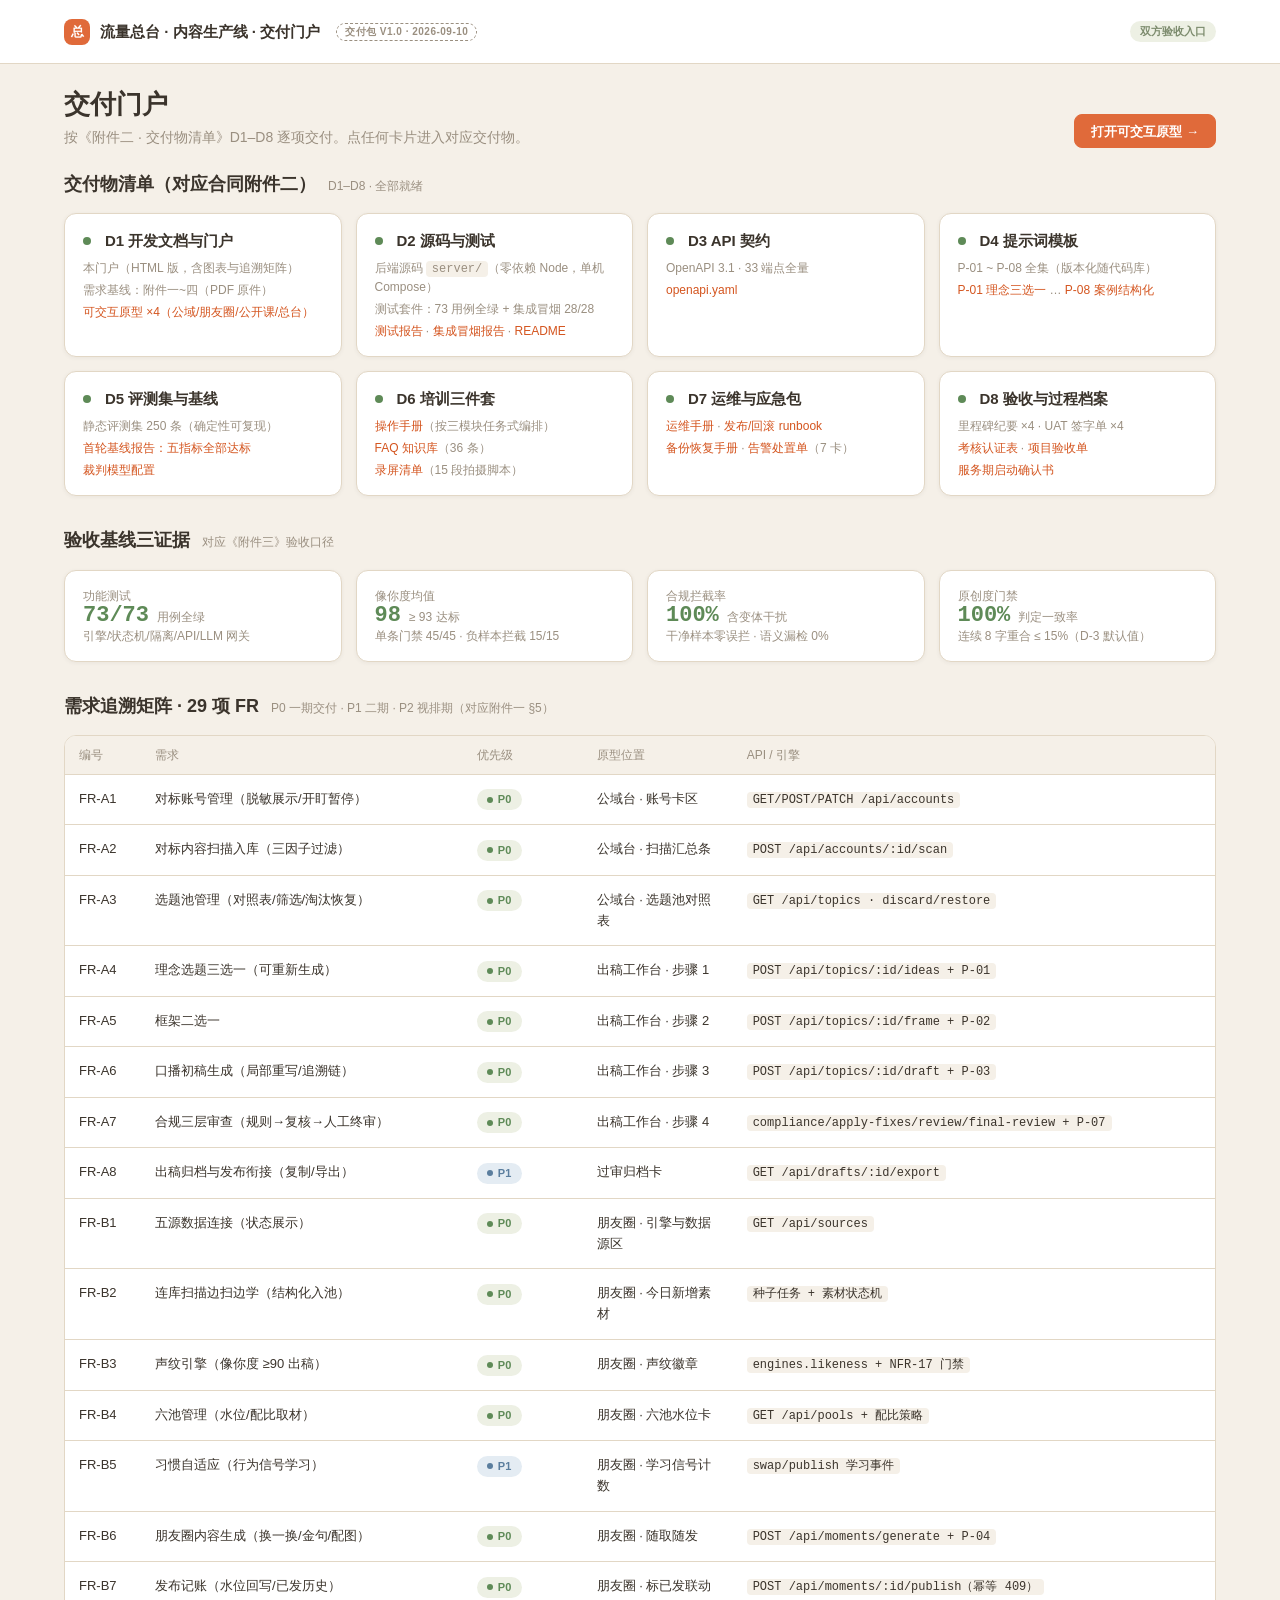
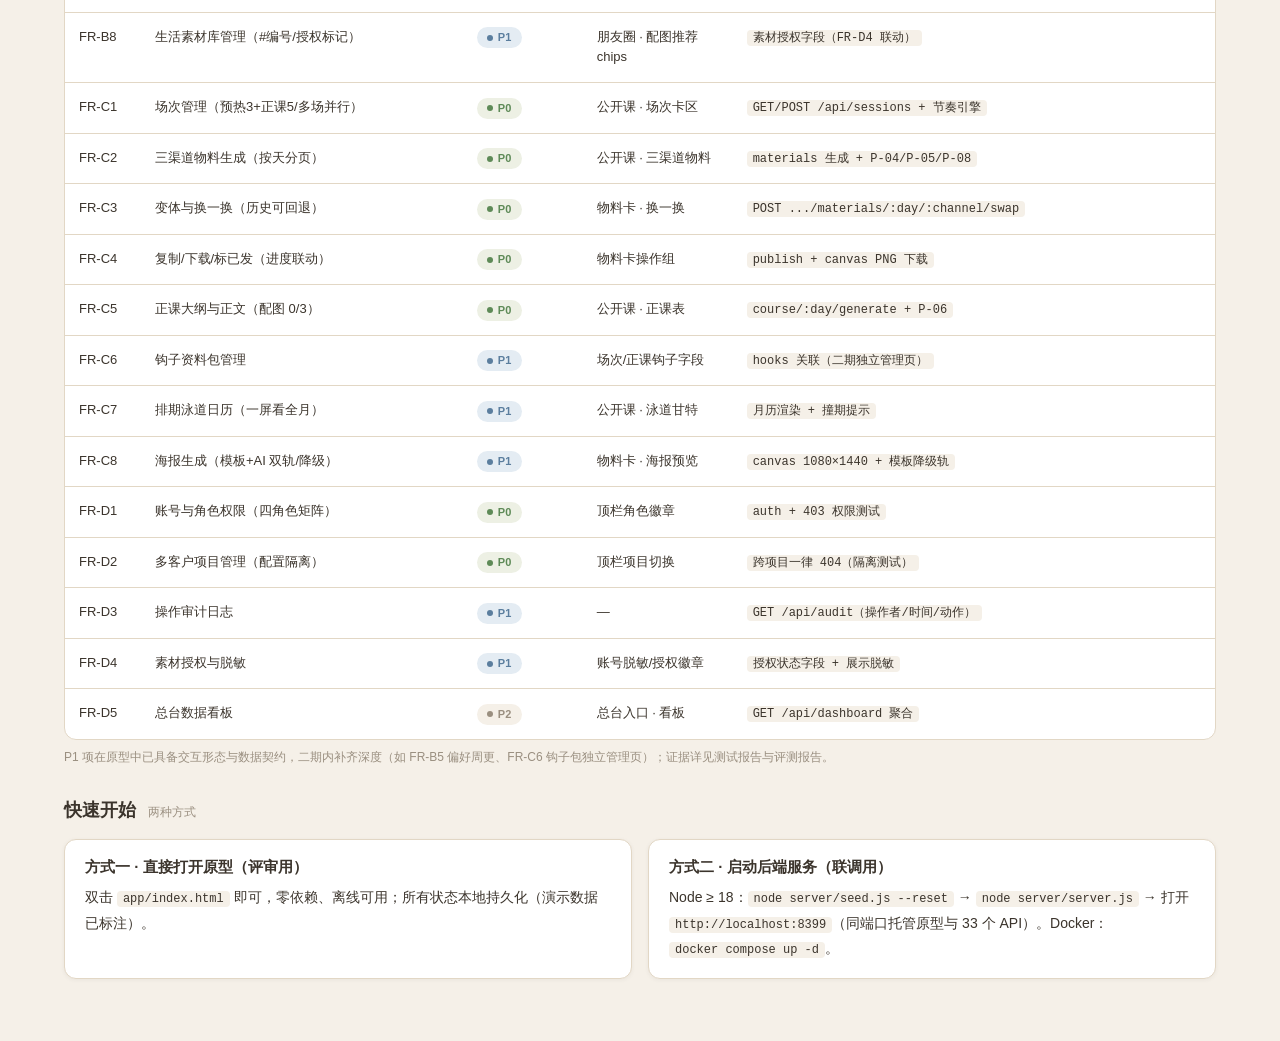
<file: index.html>
<!DOCTYPE html>
<html lang="zh-CN">
<head>
<meta charset="UTF-8">
<meta name="viewport" content="width=device-width, initial-scale=1.0">
<title>交付门户 · 流量总台 · 内容生产线</title>
<link rel="stylesheet" href="app/assets/tokens.css">
<link rel="stylesheet" href="app/assets/app.css">
<style>
  .d-grid { display: grid; grid-template-columns: repeat(4, 1fr); gap: 14px; }
  .d-card { padding: 16px 18px; display: flex; flex-direction: column; gap: 8px; }
  .d-card h3 { font: var(--t3); display: flex; align-items: center; gap: 8px; }
  .d-card ul { list-style: none; font: var(--caption); color: var(--muted); display: flex; flex-direction: column; gap: 4px; }
  .d-card li a { color: var(--accent-deep); }
  .trace td { font-size: 13px; }
  .ok-dot { display: inline-block; width: 8px; height: 8px; border-radius: 50%; background: var(--success); margin-right: 6px; }
  code.api { font-family: var(--mono); font-size: 12px; background: var(--cream); border-radius: 4px; padding: 1px 6px; white-space: nowrap; }
  .metric { display: flex; align-items: baseline; gap: 8px; }
  .metric b { font: 800 22px/1 var(--mono); color: var(--success); }
  @media (max-width: 1279px) { .d-grid { grid-template-columns: repeat(2, 1fr); } }
  @media (max-width: 899px) { .d-grid { grid-template-columns: 1fr; } }
</style>
</head>
<body>
<header class="topbar"><div class="topbar-in">
  <span class="brand"><span class="brand-dot">总</span><span>流量总台 · 内容生产线 · 交付门户</span></span>
  <span class="demo-tag">交付包 V1.0 · 2026-09-10</span>
  <div class="topbar-right"><span class="role-badge">双方验收入口</span></div>
</div></header>

<main class="wrap">
  <div class="page-head">
    <div>
      <h1 class="page-title">交付门户</h1>
      <p class="page-sub">按《附件二 · 交付物清单》D1–D8 逐项交付。点任何卡片进入对应交付物。</p>
    </div>
    <a class="btn" href="app/index.html">打开可交互原型 →</a>
  </div>

  <!-- 交付物 D1-D8 -->
  <section class="section" style="margin-top:0">
    <div class="section-head"><h2 class="section-title">交付物清单（对应合同附件二）</h2><span class="section-hint">D1–D8 · 全部就绪</span></div>
    <div class="d-grid">
      <div class="card d-card">
        <h3><span class="ok-dot"></span>D1 开发文档与门户</h3>
        <ul>
          <li>本门户（HTML 版，含图表与追溯矩阵）</li>
          <li>需求基线：附件一~四（PDF 原件）</li>
          <li><a href="app/index.html">可交互原型 ×4（公域/朋友圈/公开课/总台）</a></li>
        </ul>
      </div>
      <div class="card d-card">
        <h3><span class="ok-dot"></span>D2 源码与测试</h3>
        <ul>
          <li>后端源码 <code class="api">server/</code>（零依赖 Node，单机 Compose）</li>
          <li>测试套件：73 用例全绿 + 集成冒烟 28/28</li>
          <li><a href="server/test/report.txt">测试报告</a> · <a href="server/test/smoke-report.txt">集成冒烟报告</a> · <a href="README.md">README</a></li>
        </ul>
      </div>
      <div class="card d-card">
        <h3><span class="ok-dot"></span>D3 API 契约</h3>
        <ul>
          <li>OpenAPI 3.1 · 33 端点全量</li>
          <li><a href="docs/api/openapi.yaml">openapi.yaml</a></li>
        </ul>
      </div>
      <div class="card d-card">
        <h3><span class="ok-dot"></span>D4 提示词模板</h3>
        <ul>
          <li>P-01 ~ P-08 全集（版本化随代码库）</li>
          <li><a href="docs/prompts/P-01-理念选题三选一.md">P-01 理念三选一</a> … <a href="docs/prompts/P-08-案例结构化.md">P-08 案例结构化</a></li>
        </ul>
      </div>
      <div class="card d-card">
        <h3><span class="ok-dot"></span>D5 评测集与基线</h3>
        <ul>
          <li>静态评测集 250 条（确定性可复现）</li>
          <li><a href="server/eval/eval-report.md">首轮基线报告：五指标全部达标</a></li>
          <li><a href="server/eval/judge-config.yaml">裁判模型配置</a></li>
        </ul>
      </div>
      <div class="card d-card">
        <h3><span class="ok-dot"></span>D6 培训三件套</h3>
        <ul>
          <li><a href="docs/training/操作手册.md">操作手册</a>（按三模块任务式编排）</li>
          <li><a href="docs/training/FAQ-知识库.md">FAQ 知识库</a>（36 条）</li>
          <li><a href="docs/training/录屏清单.md">录屏清单</a>（15 段拍摄脚本）</li>
        </ul>
      </div>
      <div class="card d-card">
        <h3><span class="ok-dot"></span>D7 运维与应急包</h3>
        <ul>
          <li><a href="docs/ops/运维手册.md">运维手册</a> · <a href="docs/ops/发布与回滚-runbook.md">发布/回滚 runbook</a></li>
          <li><a href="docs/ops/备份恢复手册.md">备份恢复手册</a> · <a href="docs/ops/告警处置单.md">告警处置单</a>（7 卡）</li>
        </ul>
      </div>
      <div class="card d-card">
        <h3><span class="ok-dot"></span>D8 验收与过程档案</h3>
        <ul>
          <li>里程碑纪要 ×4 · UAT 签字单 ×4</li>
          <li><a href="docs/acceptance/考核认证表.md">考核认证表</a> · <a href="docs/acceptance/项目验收单.md">项目验收单</a></li>
          <li><a href="docs/acceptance/服务期启动确认书.md">服务期启动确认书</a></li>
        </ul>
      </div>
    </div>
  </section>

  <!-- 质量证据 -->
  <section class="section">
    <div class="section-head"><h2 class="section-title">验收基线三证据</h2><span class="section-hint">对应《附件三》验收口径</span></div>
    <div class="stat-grid">
      <div class="card stat-card"><div class="stat-label">功能测试</div><div class="metric"><b>73/73</b><span class="kv">用例全绿</span></div><div class="kv">引擎/状态机/隔离/API/LLM 网关</div></div>
      <div class="card stat-card"><div class="stat-label">像你度均值</div><div class="metric"><b>98</b><span class="kv">≥ 93 达标</span></div><div class="kv">单条门禁 45/45 · 负样本拦截 15/15</div></div>
      <div class="card stat-card"><div class="stat-label">合规拦截率</div><div class="metric"><b>100%</b><span class="kv">含变体干扰</span></div><div class="kv">干净样本零误拦 · 语义漏检 0%</div></div>
      <div class="card stat-card"><div class="stat-label">原创度门禁</div><div class="metric"><b>100%</b><span class="kv">判定一致率</span></div><div class="kv">连续 8 字重合 ≤ 15%（D-3 默认值）</div></div>
    </div>
  </section>

  <!-- 需求追溯矩阵 -->
  <section class="section">
    <div class="section-head"><h2 class="section-title">需求追溯矩阵 · 29 项 FR</h2><span class="section-hint">P0 一期交付 · P1 二期 · P2 视排期（对应附件一 §5）</span></div>
    <table class="tbl trace">
      <thead><tr><th style="width:76px">编号</th><th>需求</th><th style="width:120px">优先级</th><th style="width:150px">原型位置</th><th>API / 引擎</th></tr></thead>
      <tbody id="traceBody"></tbody>
    </table>
    <p class="section-hint mt8">P1 项在原型中已具备交互形态与数据契约，二期内补齐深度（如 FR-B5 偏好周更、FR-C6 钩子包独立管理页）；证据详见测试报告与评测报告。</p>
  </section>

  <!-- 快速开始 -->
  <section class="section">
    <div class="section-head"><h2 class="section-title">快速开始</h2><span class="section-hint">两种方式</span></div>
    <div class="grid-2">
      <div class="card card-pad">
        <h3 style="font:var(--t3)">方式一 · 直接打开原型（评审用）</h3>
        <p class="mt8" style="font:var(--body);line-height:1.8">双击 <code class="api">app/index.html</code> 即可，零依赖、离线可用；所有状态本地持久化（演示数据已标注）。</p>
      </div>
      <div class="card card-pad">
        <h3 style="font:var(--t3)">方式二 · 启动后端服务（联调用）</h3>
        <p class="mt8" style="font:var(--body);line-height:1.8">Node ≥ 18：<code class="api">node server/seed.js --reset</code> → <code class="api">node server/server.js</code> → 打开 <code class="api">http://localhost:8399</code>（同端口托管原型与 33 个 API）。Docker：<code class="api">docker compose up -d</code>。</p>
      </div>
    </div>
  </section>
</main>

<script>
const FR = [
  ['FR-A1','对标账号管理（脱敏展示/开盯暂停）','P0','公域台 · 账号卡区','GET/POST/PATCH /api/accounts'],
  ['FR-A2','对标内容扫描入库（三因子过滤）','P0','公域台 · 扫描汇总条','POST /api/accounts/:id/scan'],
  ['FR-A3','选题池管理（对照表/筛选/淘汰恢复）','P0','公域台 · 选题池对照表','GET /api/topics · discard/restore'],
  ['FR-A4','理念选题三选一（可重新生成）','P0','出稿工作台 · 步骤 1','POST /api/topics/:id/ideas + P-01'],
  ['FR-A5','框架二选一','P0','出稿工作台 · 步骤 2','POST /api/topics/:id/frame + P-02'],
  ['FR-A6','口播初稿生成（局部重写/追溯链）','P0','出稿工作台 · 步骤 3','POST /api/topics/:id/draft + P-03'],
  ['FR-A7','合规三层审查（规则→复核→人工终审）','P0','出稿工作台 · 步骤 4','compliance/apply-fixes/review/final-review + P-07'],
  ['FR-A8','出稿归档与发布衔接（复制/导出）','P1','过审归档卡','GET /api/drafts/:id/export'],
  ['FR-B1','五源数据连接（状态展示）','P0','朋友圈 · 引擎与数据源区','GET /api/sources'],
  ['FR-B2','连库扫描边扫边学（结构化入池）','P0','朋友圈 · 今日新增素材','种子任务 + 素材状态机'],
  ['FR-B3','声纹引擎（像你度 ≥90 出稿）','P0','朋友圈 · 声纹徽章','engines.likeness + NFR-17 门禁'],
  ['FR-B4','六池管理（水位/配比取材）','P0','朋友圈 · 六池水位卡','GET /api/pools + 配比策略'],
  ['FR-B5','习惯自适应（行为信号学习）','P1','朋友圈 · 学习信号计数','swap/publish 学习事件'],
  ['FR-B6','朋友圈内容生成（换一换/金句/配图）','P0','朋友圈 · 随取随发','POST /api/moments/generate + P-04'],
  ['FR-B7','发布记账（水位回写/已发历史）','P0','朋友圈 · 标已发联动','POST /api/moments/:id/publish（幂等 409）'],
  ['FR-B8','生活素材库管理（#编号/授权标记）','P1','朋友圈 · 配图推荐 chips','素材授权字段（FR-D4 联动）'],
  ['FR-C1','场次管理（预热3+正课5/多场并行）','P0','公开课 · 场次卡区','GET/POST /api/sessions + 节奏引擎'],
  ['FR-C2','三渠道物料生成（按天分页）','P0','公开课 · 三渠道物料','materials 生成 + P-04/P-05/P-08'],
  ['FR-C3','变体与换一换（历史可回退）','P0','物料卡 · 换一换','POST .../materials/:day/:channel/swap'],
  ['FR-C4','复制/下载/标已发（进度联动）','P0','物料卡操作组','publish + canvas PNG 下载'],
  ['FR-C5','正课大纲与正文（配图 0/3）','P0','公开课 · 正课表','course/:day/generate + P-06'],
  ['FR-C6','钩子资料包管理','P1','场次/正课钩子字段','hooks 关联（二期独立管理页）'],
  ['FR-C7','排期泳道日历（一屏看全月）','P1','公开课 · 泳道甘特','月历渲染 + 撞期提示'],
  ['FR-C8','海报生成（模板+AI 双轨/降级）','P1','物料卡 · 海报预览','canvas 1080×1440 + 模板降级轨'],
  ['FR-D1','账号与角色权限（四角色矩阵）','P0','顶栏角色徽章','auth + 403 权限测试'],
  ['FR-D2','多客户项目管理（配置隔离）','P0','顶栏项目切换','跨项目一律 404（隔离测试）'],
  ['FR-D3','操作审计日志','P1','—','GET /api/audit（操作者/时间/动作）'],
  ['FR-D4','素材授权与脱敏','P1','账号脱敏/授权徽章','授权状态字段 + 展示脱敏'],
  ['FR-D5','总台数据看板','P2','总台入口 · 看板','GET /api/dashboard 聚合'],
];
document.getElementById('traceBody').innerHTML = FR.map(([id, name, pri, ui, api]) => {
  const badge = pri === 'P0' ? 'b-success' : pri === 'P1' ? 'b-info' : 'b-muted';
  return `<tr><td class="mono">${id}</td><td>${name}</td><td><span class="badge ${badge}">${pri}</span></td><td>${ui}</td><td><code class="api">${api}</code></td></tr>`;
}).join('');
</script>
</body>
</html>
</file>
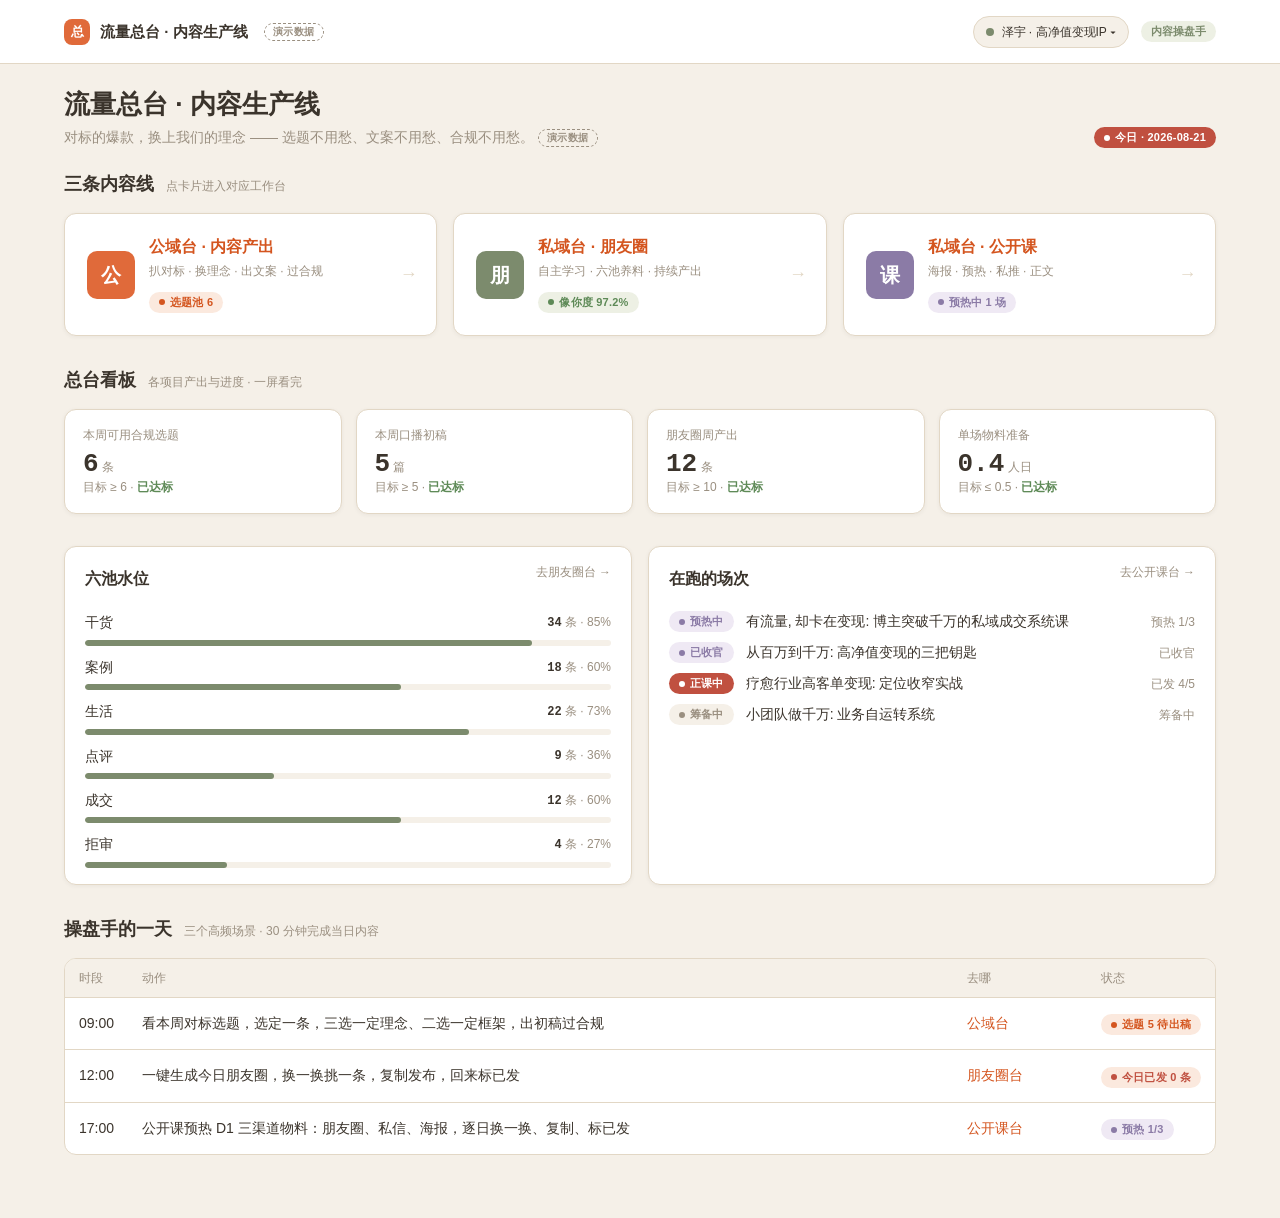
<file: app/index.html>
<!DOCTYPE html>
<html lang="zh-CN">
<head>
<meta charset="UTF-8">
<meta name="viewport" content="width=device-width, initial-scale=1.0">
<title>流量总台 · 内容生产线</title>
<link rel="stylesheet" href="assets/tokens.css">
<link rel="stylesheet" href="assets/app.css">
</head>
<body>
<div id="chrome"></div>

<main class="wrap">
  <div class="page-head">
    <div>
      <h1 class="page-title">流量总台 · 内容生产线</h1>
      <p class="page-sub">对标的爆款，换上我们的理念 —— 选题不用愁、文案不用愁、合规不用愁。 <span class="demo-tag">演示数据</span></p>
    </div>
    <span class="badge b-live">今日 · 2026-08-21</span>
  </div>

  <!-- 三大模块入口 -->
  <section class="section" style="margin-top:0">
    <div class="section-head"><h2 class="section-title">三条内容线</h2><span class="section-hint">点卡片进入对应工作台</span></div>
    <div class="module-nav" id="bigNav"></div>
  </section>

  <!-- 总台数据看板 FR-D5 -->
  <section class="section">
    <div class="section-head"><h2 class="section-title">总台看板</h2><span class="section-hint">各项目产出与进度 · 一屏看完</span></div>
    <div class="stat-grid">
      <div class="card stat-card"><div class="stat-label">本周可用合规选题</div><div class="stat-num">6<small style="font:var(--caption);color:var(--muted)"> 条</small></div><div class="kv">目标 ≥ 6 · <b style="color:var(--success)">已达标</b></div></div>
      <div class="card stat-card"><div class="stat-label">本周口播初稿</div><div class="stat-num">5<small style="font:var(--caption);color:var(--muted)"> 篇</small></div><div class="kv">目标 ≥ 5 · <b style="color:var(--success)">已达标</b></div></div>
      <div class="card stat-card"><div class="stat-label">朋友圈周产出</div><div class="stat-num">12<small style="font:var(--caption);color:var(--muted)"> 条</small></div><div class="kv">目标 ≥ 10 · <b style="color:var(--success)">已达标</b></div></div>
      <div class="card stat-card"><div class="stat-label">单场物料准备</div><div class="stat-num">0.4<small style="font:var(--caption);color:var(--muted)"> 人日</small></div><div class="kv">目标 ≤ 0.5 · <b style="color:var(--success)">已达标</b></div></div>
    </div>
  </section>

  <!-- 六池水位 + 场次进度 -->
  <section class="section grid-2">
    <div class="card card-pad">
      <div class="row-between">
        <h3 class="section-title" style="font-size:16px">六池水位</h3>
        <a href="quan.html" class="kv">去朋友圈台 →</a>
      </div>
      <div class="col mt16" id="poolMini"></div>
    </div>
    <div class="card card-pad">
      <div class="row-between">
        <h3 class="section-title" style="font-size:16px">在跑的场次</h3>
        <a href="kaike.html" class="kv">去公开课台 →</a>
      </div>
      <div class="col mt16" id="sessMini"></div>
    </div>
  </section>

  <!-- 高频场景 -->
  <section class="section">
    <div class="section-head"><h2 class="section-title">操盘手的一天</h2><span class="section-hint">三个高频场景 · 30 分钟完成当日内容</span></div>
    <div class="tbl-wrap">
      <table class="tbl">
        <thead><tr><th style="width:56px">时段</th><th>动作</th><th>去哪</th><th style="width:120px">状态</th></tr></thead>
        <tbody>
          <tr><td class="mono">09:00</td><td>看本周对标选题，选定一条，三选一定理念、二选一定框架，出初稿过合规</td><td><a href="gongyu.html">公域台</a></td><td><span class="badge b-topic">选题 5 待出稿</span></td></tr>
          <tr><td class="mono">12:00</td><td>一键生成今日朋友圈，换一换挑一条，复制发布，回来标已发</td><td><a href="quan.html">朋友圈台</a></td><td><span class="badge b-unpub">今日已发 0 条</span></td></tr>
          <tr><td class="mono">17:00</td><td>公开课预热 D1 三渠道物料：朋友圈、私信、海报，逐日换一换、复制、标已发</td><td><a href="kaike.html">公开课台</a></td><td><span class="badge b-warmup">预热 1/3</span></td></tr>
        </tbody>
      </table>
    </div>
  </section>
</main>

<script src="assets/data.js"></script>
<script src="assets/common.js"></script>
<script>
CPL.renderChrome('home', { navHidden: true });

/* 大模块卡 */
document.getElementById('bigNav').innerHTML = [
  { href: 'gongyu.html', cls: 'g', glyph: '公', name: '公域台 · 内容产出', desc: '扒对标 · 换理念 · 出文案 · 过合规', extra: '<span class="badge b-topic">选题池 6</span>' },
  { href: 'quan.html', cls: 'p', glyph: '朋', name: '私域台 · 朋友圈', desc: '自主学习 · 六池养料 · 持续产出', extra: '<span class="badge b-learned">像你度 97.2%</span>' },
  { href: 'kaike.html', cls: 'k', glyph: '课', name: '私域台 · 公开课', desc: '海报 · 预热 · 私推 · 正文', extra: '<span class="badge b-warmup">预热中 1 场</span>' },
].map(c => `
  <a class="module-card" href="${c.href}" style="padding:22px 22px">
    <span class="module-glyph ${c.cls}" style="width:48px;height:48px;font-size:20px">${c.glyph}</span>
    <span class="grow">
      <span class="module-name" style="font-size:16px">${c.name}</span><br>
      <span class="module-desc">${c.desc}</span><br>
      <span style="display:inline-block;margin-top:8px">${c.extra}</span>
    </span>
    <span style="color:var(--rule);font-family:var(--mono);font-size:18px">→</span>
  </a>`).join('');

/* 六池水位 mini */
document.getElementById('poolMini').innerHTML = CPL_DATA.pools.map(p => {
  const pct = Math.round(p.count / p.cap * 100);
  const low = pct < 20;
  return `<div>
    <div class="row-between"><span style="font:var(--body)">${p.name}</span><span class="kv"><b>${p.count}</b> 条 · ${pct}%${low ? ' · <b style="color:#A87414">见底</b>' : ''}</span></div>
    <div class="pool-bar" style="margin-top:6px"><i style="width:${pct}%;${low ? 'background:var(--warn)' : ''}"></i></div>
  </div>`;
}).join('');

/* 场次 mini */
document.getElementById('sessMini').innerHTML = CPL_DATA.sessions.map(s => {
  const badge = { '预热中': 'b-warmup', '正课中': 'b-live', '已收官': 'b-closed', '筹备中': 'b-muted' }[s.status];
  return `<div class="row" style="gap:12px">
    <span class="badge ${badge}">${s.status}</span>
    <span class="grow" style="font:var(--body);line-height:1.5">${s.title}</span>
    <span class="kv mono">${s.progress}</span>
  </div>`;
}).join('');
</script>
</body>
</html>
</file>
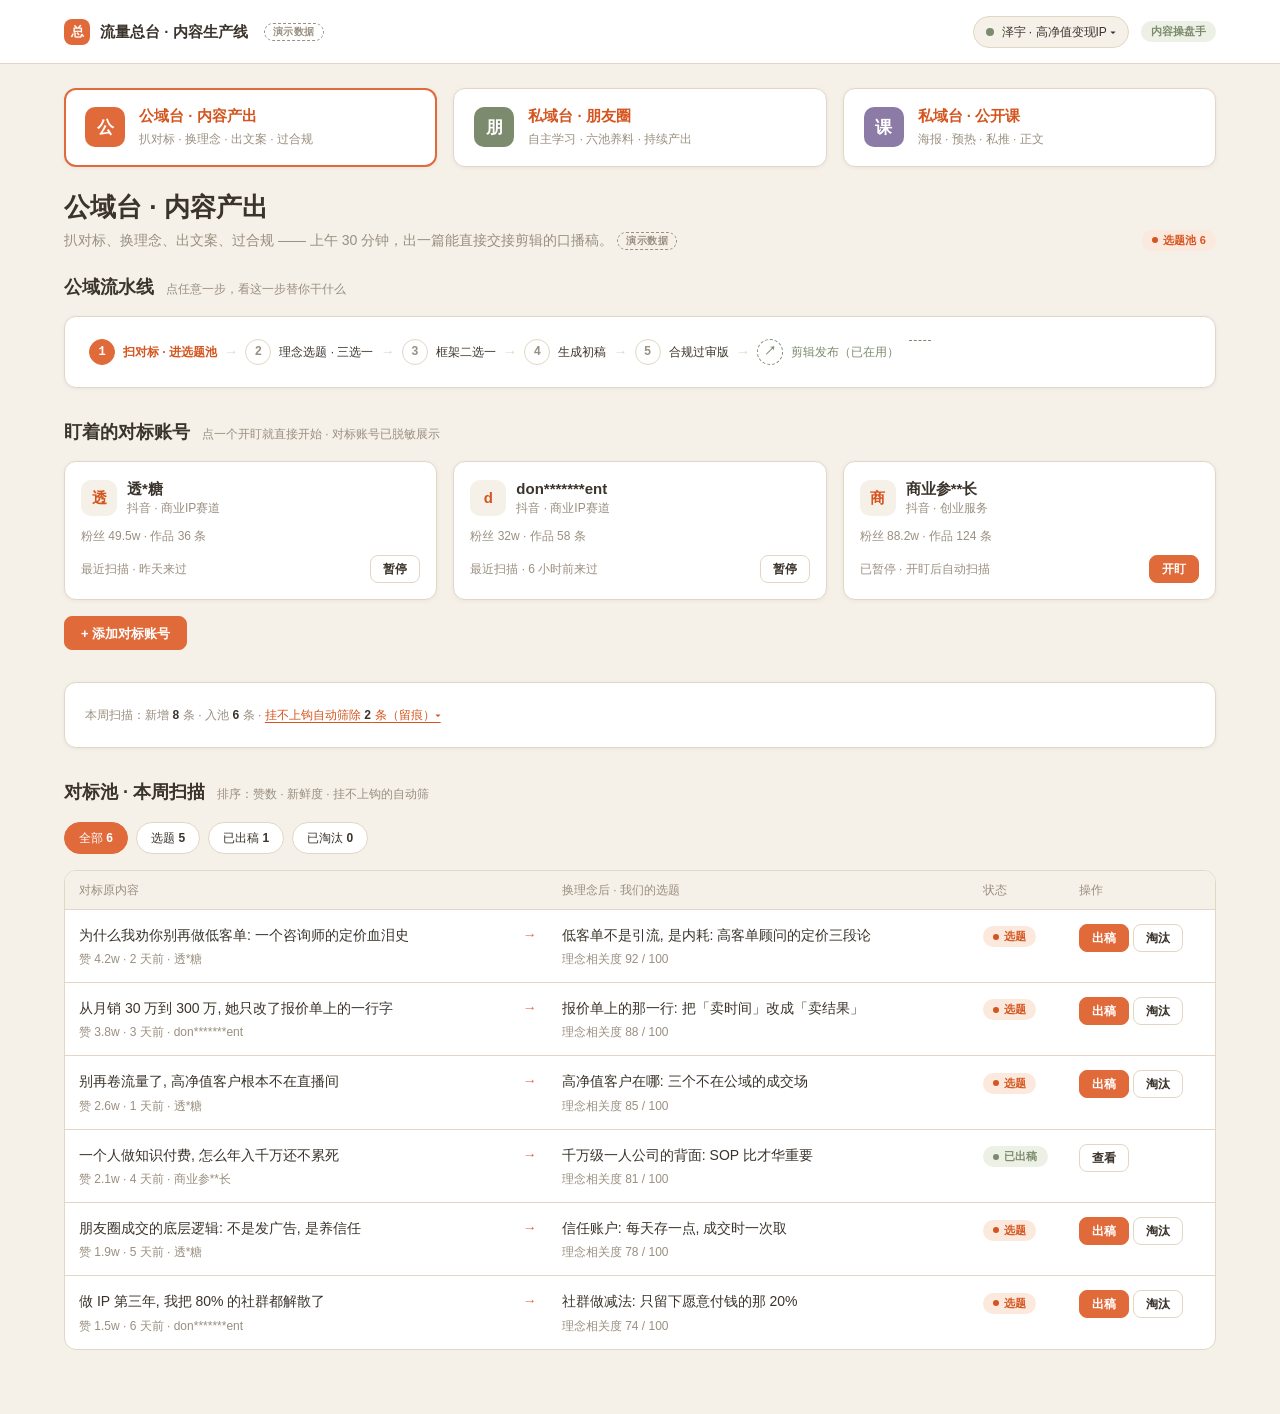
<file: app/gongyu.html>
<!DOCTYPE html>
<html lang="zh-CN">
<head>
<meta charset="UTF-8">
<meta name="viewport" content="width=device-width, initial-scale=1.0">
<title>公域台 · 内容产出</title>
<link rel="stylesheet" href="assets/tokens.css">
<link rel="stylesheet" href="assets/app.css">
<style>
  /* 页面级样式: 仅用设计令牌, 不改共享文件 */
  .comp-layers { grid-template-columns: 1fr; }            /* 三层纵向堆叠 (FR-A7) */
  .wizard-dots { display: flex; align-items: center; gap: 8px; flex-wrap: wrap; margin-bottom: 16px; }
  .wdot { width: 26px; height: 26px; border-radius: 50%; border: 1.5px solid var(--rule); color: var(--muted);
    display: grid; place-items: center; font: 700 12px/1 var(--mono); background: var(--surface); flex: none; }
  .wdot.on { background: var(--accent); border-color: var(--accent); color: #fff; }
  .wdot.done { border-color: var(--sage); color: var(--sage); }
  .wdot-label { font: var(--caption); color: var(--ink); }
  .wdot-sep { width: 16px; height: 1px; background: var(--rule); }
  .draft-box { font: var(--body); line-height: 1.9; white-space: pre-wrap; background: var(--cream);
    border: 1px solid var(--rule); border-radius: var(--r-card); padding: 16px; }
  .sk-line { height: 14px; border-radius: 6px;
    background: linear-gradient(100deg, var(--cream) 30%, var(--rule) 50%, var(--cream) 70%);
    background-size: 200% 100%; animation: cpl-sk 1.1s linear infinite; }
  .sk-line + .sk-line { margin-top: 10px; }
  @keyframes cpl-sk { from { background-position: 200% 0; } to { background-position: -200% 0; } }
  .scan-link { color: var(--accent-deep); text-decoration: underline; text-underline-offset: 3px;
    font: var(--caption); padding: 0; }
  .scan-link:hover { color: var(--accent); }
  .form-grid { display: flex; flex-direction: column; gap: 14px; }
  .form-grid label { font: var(--caption); color: var(--muted); display: block; margin-bottom: 6px; }
  .form-grid input, .form-grid select { width: 100%; border: 1.5px solid var(--rule); border-radius: var(--r-btn);
    padding: 8px 12px; background: var(--surface); font: var(--body); }
  .form-grid input:focus, .form-grid select:focus { outline: 2px solid var(--accent); outline-offset: 1px; border-color: var(--accent); }
</style>
</head>
<body>
<div id="chrome"></div>

<main class="wrap">
  <div class="page-head">
    <div>
      <h1 class="page-title">公域台 · 内容产出</h1>
      <p class="page-sub">扒对标、换理念、出文案、过合规 —— 上午 30 分钟，出一篇能直接交接剪辑的口播稿。 <span class="demo-tag">演示数据</span></p>
    </div>
    <span class="badge b-topic" id="poolBadge">选题池</span>
  </div>

  <!-- 1) 流水线区 -->
  <section class="section" style="margin-top:0">
    <div class="section-head"><h2 class="section-title">公域流水线</h2><span class="section-hint">点任意一步，看这一步替你干什么</span></div>
    <div class="card card-pad"><div id="pipe"></div></div>
  </section>

  <!-- 2) 对标账号区 -->
  <section class="section">
    <div class="section-head"><h2 class="section-title">盯着的对标账号</h2><span class="section-hint">点一个开盯就直接开始 · 对标账号已脱敏展示</span></div>
    <div id="acctArea"></div>
    <div class="mt16"><button class="btn" id="addAcct">+ 添加对标账号</button></div>
  </section>

  <!-- 3) 本周扫描汇总条 -->
  <section class="section">
    <div class="card card-pad">
      <div class="kv">本周扫描：新增 <b>8</b> 条 · 入池 <b>6</b> 条 · <button class="scan-link" id="rejToggle" aria-expanded="false">挂不上钩自动筛除 <b>2</b> 条（留痕）▾</button></div>
      <div id="rejPanel" hidden class="mt16"></div>
    </div>
  </section>

  <!-- 4) 选题池区 -->
  <section class="section">
    <div class="section-head"><h2 class="section-title">对标池 · 本周扫描</h2><span class="section-hint">排序：赞数 · 新鲜度 · 挂不上钩的自动筛</span></div>
    <div class="caps" id="caps" role="group" aria-label="按状态筛选"></div>
    <div class="mt16">
      <table class="tbl">
        <thead><tr>
          <th>对标原内容</th><th style="width:36px"></th><th>换理念后 · 我们的选题</th><th style="width:96px">状态</th><th style="width:150px">操作</th>
        </tr></thead>
        <tbody id="topicBody"></tbody>
      </table>
    </div>
  </section>
</main>

<script src="assets/data.js"></script>
<script src="assets/common.js"></script>
<script>
CPL.renderChrome('gongyu');
const esc = CPL.esc, fmtW = CPL.fmtW;

/* ================= 状态（CPL.store 持久化，刷新保留） ================= */
const statusOv = CPL.store.get('gongyu.topicStatus', {});
const topics = CPL_DATA.topics.map(t => ({ ...t, status: statusOv[t.id] || t.status }));
function saveStatus() { const m = {}; topics.forEach(t => (m[t.id] = t.status)); CPL.store.set('gongyu.topicStatus', m); }

let accounts = CPL.store.get('gongyu.accounts', null);
if (!Array.isArray(accounts)) accounts = CPL_DATA.accounts.map(a => ({ ...a }));
accounts.forEach(a => { if (a.scanning) { a.scanning = false; if (a.watching) a.lastScan = '刚刚来过'; } }); // 刷新后复位扫描中态
function saveAccounts() { CPL.store.set('gongyu.accounts', accounts); }

/* ================= 1) 流水线 ================= */
const STEPS = [
  { label: '扫对标 · 进选题池', tip: '每天扫一遍你在盯的对标账号：赞数跑赢、又挂得上我们理念的自动进选题池；挂不上钩的筛除留痕，不打扰你。' },
  { label: '理念选题 · 三选一', tip: '同一条爆款，用我们的方法论换三个理念角度。你挑一个最像自己会说的话，其余两条自动回收。' },
  { label: '框架二选一', tip: '观点定了定骨架：冲突递进或案例实证，二选一直接开写，不用对着空白页发呆。' },
  { label: '生成初稿', tip: '按选定的理念和框架出口播初稿。像你度低于 90% 不出稿，自动重写一遍再给你。' },
  { label: '合规过审版', tip: '三层过审：规则库扫极限词 → 大模型复核原创度 → 你人工终审。三层全过，才算「合规过审版」。' },
  { label: '剪辑发布（已在用）', ext: true, tip: '过审版直接交接你现有的剪辑发布流程 —— 生产线到这一步为止，不碰你已经跑顺的部分。' },
];
const pipeEl = document.getElementById('pipe');
pipeEl.innerHTML = CPL.pipeline(STEPS, 0);
CPL.$$('.pipe-step', pipeEl).forEach(b => b.onclick = () => {
  const i = +b.dataset.step;
  CPL.openModal(`
    <div class="modal-head"><div><div class="modal-title">${esc(STEPS[i].label)}</div>
    <div class="modal-sub">公域流水线 · 第 ${i + 1} 步</div></div><button class="modal-x" aria-label="关闭">×</button></div>
    <div class="modal-body"><p style="font:var(--body);line-height:1.9">${esc(STEPS[i].tip)}</p></div>
    <div class="modal-foot"><button class="btn modal-x">知道了</button></div>`);
});

/* ================= 2) 对标账号 ================= */
const acctArea = document.getElementById('acctArea');
const maskName = n => { n = String(n).trim(); return n.length <= 1 ? n + '*' : n[0] + '*' + n[n.length - 1]; };

function renderAccounts() {
  if (!accounts.length) {
    acctArea.innerHTML = `<div class="card"><div class="empty">
      <div class="empty-glyph">盯</div>
      <div class="empty-text">先添加一个对标账号，点开盯就开工</div></div></div>`;
    return;
  }
  acctArea.innerHTML = `<div class="acct-grid">` + accounts.map(a => `
    <div class="card acct-card" data-id="${a.id}">
      <div class="acct-top">
        <span class="acct-avatar">${esc((a.full || a.name)[0])}</span>
        <div><div class="acct-name">${esc(a.name)}</div><div class="acct-meta">${esc(a.platform)} · ${esc(a.track)}</div></div>
      </div>
      <div class="acct-meta">粉丝 ${fmtW(a.fans)} · 作品 ${a.works} 条</div>
      <div class="acct-foot">
        <span class="acct-scan">${a.scanning ? '<span class="badge b-scanning">扫描中</span>'
          : a.watching ? '最近扫描 · ' + esc(a.lastScan)
          : '<span class="muted">已暂停 · 开盯后自动扫描</span>'}</span>
        <button class="btn btn-sm ${a.watching ? 'btn-ghost' : ''}" data-watch="${a.id}">${a.watching ? '暂停' : '开盯'}</button>
      </div>
    </div>`).join('') + `</div>`;
}
renderAccounts();

acctArea.addEventListener('click', e => {
  const btn = e.target.closest('button[data-watch]');
  if (!btn) return;
  const a = accounts.find(x => x.id === btn.dataset.watch);
  if (!a) return;
  if (a.watching) {
    a.watching = false; a.scanning = false;
    saveAccounts(); renderAccounts();
    CPL.toast(`已暂停盯「${esc(a.name)}」—— 暂停期间它的新爆款不进池`);
  } else {
    a.watching = true; a.scanning = true; a.lastScan = '扫描中';
    saveAccounts(); renderAccounts();
    CPL.toast(`已开盯「${esc(a.name)}」—— 10 分钟内完成首轮扫描`);
    setTimeout(() => { a.scanning = false; a.lastScan = '刚刚来过'; saveAccounts(); renderAccounts(); }, 2200);
  }
});

document.getElementById('addAcct').onclick = () => {
  const m = CPL.openModal(`
    <div class="modal-head"><div><div class="modal-title">添加对标账号</div>
    <div class="modal-sub">填完直接开盯 · 列表里名称自动脱敏展示</div></div><button class="modal-x" aria-label="关闭">×</button></div>
    <div class="modal-body"><form id="acctForm" class="form-grid">
      <div><label for="fName">账号名</label><input id="fName" required placeholder="例如：商业巫师笔记"></div>
      <div class="grid-2">
        <div><label for="fPlat">平台</label><select id="fPlat"><option>抖音</option><option>视频号</option><option>小红书</option></select></div>
        <div><label for="fTrack">赛道</label><input id="fTrack" required placeholder="例如：商业IP赛道"></div>
      </div>
      <div class="grid-2">
        <div><label for="fFans">粉丝量</label><input id="fFans" type="number" min="0" required placeholder="例如：120000"></div>
        <div><label for="fWorks">作品数</label><input id="fWorks" type="number" min="0" required placeholder="例如：48"></div>
      </div>
    </form></div>
    <div class="modal-foot"><button class="btn btn-ghost" id="cancelAdd">再想想</button>
    <button class="btn" type="submit" form="acctForm">开盯</button></div>`);
  m.el.querySelector('#cancelAdd').onclick = m.close;
  m.el.querySelector('#acctForm').onsubmit = e => {
    e.preventDefault();
    const full = m.el.querySelector('#fName').value.trim();
    const a = {
      id: 'a' + Date.now(), name: maskName(full), full,
      platform: m.el.querySelector('#fPlat').value,
      track: m.el.querySelector('#fTrack').value.trim() || '未分赛道',
      fans: +m.el.querySelector('#fFans').value || 0,
      works: +m.el.querySelector('#fWorks').value || 0,
      watching: true, scanning: true, lastScan: '扫描中',
    };
    accounts.push(a); saveAccounts(); renderAccounts(); m.close();
    CPL.toast(`已开盯「${esc(a.name)}」—— 首轮扫描 10 分钟内完成，新爆款直接进池`);
    setTimeout(() => { a.scanning = false; a.lastScan = '刚刚来过'; saveAccounts(); renderAccounts(); }, 2600);
  };
};

/* ================= 3) 本周扫描汇总条 ================= */
const rejPanel = document.getElementById('rejPanel');
const rejToggle = document.getElementById('rejToggle');
rejPanel.innerHTML = topics.filter(t => t.status === '已筛除').map(t => `
  <div class="feed-item"><span class="badge b-muted">已筛除</span>
    <div class="feed-body">${esc(t.srcTitle)}<div class="kv mt8">${esc(t.note)} · ${esc(t.srcAcct)} · 赞 ${fmtW(t.srcLikes)}</div></div>
  </div>`).join('');
rejToggle.onclick = () => {
  const open = rejPanel.hidden;
  rejPanel.hidden = !open;
  rejToggle.setAttribute('aria-expanded', String(open));
  rejToggle.innerHTML = `挂不上钩自动筛除 <b>2</b> 条（留痕）${open ? '▴' : '▾'}`;
};

/* ================= 4) 选题池 ================= */
const FILTERS = ['全部', '选题', '已出稿', '已淘汰'];
const BADGE = { '选题': 'b-topic', '已出稿': 'b-drafted', '已淘汰': 'b-muted' };
const capsEl = document.getElementById('caps');
const tbody = document.getElementById('topicBody');
const poolBadge = document.getElementById('poolBadge');
let curFilter = '全部';

function rowHtml(t) {
  let ops = '';
  if (t.status === '选题') ops = `<button class="btn btn-sm" data-act="draft">出稿</button> <button class="btn btn-sm btn-ghost" data-act="kill">淘汰</button>`;
  else if (t.status === '已淘汰') ops = `<button class="btn btn-sm btn-ghost" data-act="restore">恢复</button>`;
  else ops = `<button class="btn btn-sm btn-ghost" data-act="view">查看</button>`;
  return `<tr data-id="${t.id}">
    <td><div class="orig-title">${esc(t.srcTitle)}</div>
      <div class="orig-metrics">赞 ${fmtW(t.srcLikes)} · ${esc(t.srcTime)} · ${esc(t.srcAcct)}</div></td>
    <td class="arrow-cell">→</td>
    <td><div class="new-title">${esc(t.newTitle)}</div>
      <div class="orig-metrics">理念相关度 ${t.rel} / 100</div></td>
    <td><span class="badge ${BADGE[t.status]}">${t.status}</span></td>
    <td style="white-space:nowrap">${ops}</td></tr>`;
}

function renderPool() {
  const pool = topics.filter(t => t.status !== '已筛除');
  const cnt = k => (k === '全部' ? pool.length : pool.filter(t => t.status === k).length);
  capsEl.innerHTML = FILTERS.map(k =>
    `<button class="cap ${curFilter === k ? 'on' : ''}" data-f="${k}" aria-pressed="${curFilter === k}">${k} <b>${cnt(k)}</b></button>`).join('');
  const list = pool.filter(t => curFilter === '全部' || t.status === curFilter).sort((a, b) => b.srcLikes - a.srcLikes);
  tbody.innerHTML = list.length ? list.map(rowHtml).join('')
    : `<tr><td colspan="5"><div class="empty"><div class="empty-glyph">筛</div>
       <div class="empty-text">本周还没有挂得上钩的爆款——可调低相关度阈值，或再盯一个账号</div></div></td></tr>`;
  poolBadge.textContent = `选题池 ${pool.length}`;
}
renderPool();

capsEl.onclick = e => {
  const c = e.target.closest('.cap'); if (!c) return;
  curFilter = c.dataset.f; renderPool();
};

tbody.onclick = async e => {
  const btn = e.target.closest('button[data-act]'); if (!btn) return;
  const t = topics.find(x => x.id === btn.closest('tr').dataset.id); if (!t) return;
  const act = btn.dataset.act;
  if (act === 'kill') {
    const ok = await CPL.confirmDialog({
      title: '淘汰这条选题？',
      body: `「${t.newTitle}」将移入已淘汰，保留 90 天可恢复；90 天后自动清除，不占池子。`,
      okText: '淘汰', danger: true,
    });
    if (ok) { t.status = '已淘汰'; saveStatus(); renderPool(); CPL.toast('已淘汰 —— 保留 90 天，随时可恢复'); }
  } else if (act === 'restore') {
    t.status = '选题'; saveStatus(); renderPool();
    CPL.toast('已恢复 —— 回到选题池，可继续出稿');
  } else if (act === 'draft') {
    openWorkbench(t);
  } else if (act === 'view') {
    viewDraft(t);
  }
};

/* ================= 5) 出稿工作台（四步向导） ================= */
function dots(step) {
  const labels = ['理念三选一', '框架二选一', '生成初稿', '合规三层'];
  return `<div class="wizard-dots">` + labels.map((l, i) => {
    const n = i + 1;
    const cls = n < step ? 'done' : n === step ? 'on' : '';
    return `<span class="wdot ${cls}">${n < step ? '✓' : n}</span><span class="wdot-label"${n === step ? ' style="font-weight:700"' : ''}>${l}</span>${n < 4 ? '<span class="wdot-sep"></span>' : ''}`;
  }).join('') + `</div>`;
}

function downloadTxt(name, text) {
  const blob = new Blob([text], { type: 'text/plain;charset=utf-8' });
  const url = URL.createObjectURL(blob);
  const a = document.createElement('a');
  a.href = url; a.download = name;
  document.body.appendChild(a); a.click(); a.remove();
  setTimeout(() => URL.revokeObjectURL(url), 1000);
}
const txtName = t => `口播稿-${t.newTitle.replace(/[\\/:*?"<>|]/g, '').slice(0, 40)}.txt`;

function openWorkbench(topic) {
  const wiz = { step: 1, idea: -1, frame: -1, draft: null, ideas: CPL_DATA.ideaOptions.map(o => ({ ...o })), timers: [] };
  const m = CPL.openModal(`
    <div class="modal-head"><div><div class="modal-title">出稿工作台</div>
    <div class="modal-sub">${esc(topic.newTitle)}</div></div><button class="modal-x" aria-label="关闭">×</button></div>
    <div id="wizRoot"></div>`, { large: true, onClose: () => wiz.timers.forEach(clearTimeout) });
  const root = m.el.querySelector('#wizRoot');
  const later = (fn, ms) => wiz.timers.push(setTimeout(() => { if (m.el.isConnected) fn(); }, ms));

  function render() {
    /* ---- 步骤 1: 理念三选一 ---- */
    if (wiz.step === 1) {
      root.innerHTML = `<div class="modal-body">${dots(1)}<div class="opt-list">` + wiz.ideas.map((o, i) => `
        <button class="opt-card ${wiz.idea === i ? 'on' : ''}" data-i="${i}">
          <span class="opt-tag">${esc(o.tag)}</span>
          <div class="opt-title">${esc(o.title)}</div>
          <div class="opt-desc">${esc(o.desc)}</div>
        </button>`).join('') + `</div></div>
        <div class="modal-foot">
          <button class="btn btn-ghost" id="regen">重新生成</button>
          <button class="btn" id="next1" ${wiz.idea < 0 ? 'disabled' : ''}>下一步</button>
        </div>`;
      CPL.$$('.opt-card', root).forEach(c => c.onclick = () => {
        wiz.idea = +c.dataset.i;
        CPL.$$('.opt-card', root).forEach(x => x.classList.toggle('on', +x.dataset.i === wiz.idea));
        root.querySelector('#next1').disabled = false;
      });
      root.querySelector('#regen').onclick = e => CPL.withLoading(e.target, '生成中…', done => later(() => {
        done(); wiz.idea = -1;
        for (let i = wiz.ideas.length - 1; i > 0; i--) { const j = Math.floor(Math.random() * (i + 1));[wiz.ideas[i], wiz.ideas[j]] = [wiz.ideas[j], wiz.ideas[i]]; }
        render(); CPL.toast('三个新理念方向已到位 —— 挑一个最像你口吻的');
      }, 1200));
      root.querySelector('#next1').onclick = () => { wiz.step = 2; render(); };
    }
    /* ---- 步骤 2: 框架二选一 ---- */
    else if (wiz.step === 2) {
      root.innerHTML = `<div class="modal-body">${dots(2)}<div class="opt-list">` + CPL_DATA.frameOptions.map((o, i) => `
        <button class="opt-card ${wiz.frame === i ? 'on' : ''}" data-i="${i}">
          <span class="opt-tag">${esc(o.tag)}</span>
          <div class="opt-title">${esc(o.title)}</div>
          <div class="opt-desc">${esc(o.desc)}</div>
        </button>`).join('') + `</div></div>
        <div class="modal-foot">
          <button class="btn btn-ghost" id="back2">上一步</button>
          <button class="btn" id="gen2" ${wiz.frame < 0 ? 'disabled' : ''}>生成初稿</button>
        </div>`;
      CPL.$$('.opt-card', root).forEach(c => c.onclick = () => {
        wiz.frame = +c.dataset.i;
        CPL.$$('.opt-card', root).forEach(x => x.classList.toggle('on', +x.dataset.i === wiz.frame));
        root.querySelector('#gen2').disabled = false;
      });
      root.querySelector('#back2').onclick = () => { wiz.step = 1; render(); };
      root.querySelector('#gen2').onclick = () => { wiz.step = 3; render(); };
    }
    /* ---- 步骤 3: 生成初稿 ---- */
    else if (wiz.step === 3) {
      if (wiz.draft === null) {
        root.innerHTML = `<div class="modal-body">${dots(3)}
          <div class="draft-box"><div class="sk-line" style="width:92%"></div><div class="sk-line" style="width:78%"></div>
          <div class="sk-line" style="width:85%"></div><div class="sk-line" style="width:60%"></div>
          <div class="sk-line" style="width:88%"></div><div class="sk-line" style="width:45%"></div></div>
          <div class="kv mt8">按「${esc(wiz.ideas[wiz.idea].tag)} · ${esc(CPL_DATA.frameOptions[wiz.frame].tag)}」写稿中，像你度低于 90% 会自动重写</div></div>
          <div class="modal-foot"><button class="btn" id="genBtn" disabled>生成中…</button></div>`;
        CPL.withLoading(root.querySelector('#genBtn'), '生成中…', done => later(() => {
          wiz.draft = CPL_DATA.draftText; done(); render();
        }, 1800));
      } else {
        root.innerHTML = `<div class="modal-body">${dots(3)}
          <div class="draft-box" id="draftBox">${esc(wiz.draft)}</div>
          <div class="gen-meta mt8">
            <span class="likeness">像你度 <b id="likeB">${CPL.likeness(wiz.draft)}%</b></span>
            <span class="kv">来源：选题「${esc(topic.newTitle)}」 · 对标原文「${esc(CPL_DATA.draftSourceExcerpt)}」</span>
          </div></div>
          <div class="modal-foot">
            <button class="btn btn-ghost" id="back3">上一步</button>
            <button class="btn btn-ghost" id="rewrite">局部重写</button>
            <button class="btn" id="toComp">进入合规审查 →</button>
          </div>`;
        root.querySelector('#back3').onclick = () => { wiz.step = 2; render(); };
        root.querySelector('#rewrite').onclick = () => {
          const paras = wiz.draft.split('\n\n');
          const cand = paras.map((p, i) => [p, i]).filter(([p]) => p.trim().length > 20);
          const [p, i] = cand[Math.floor(Math.random() * cand.length)];
          const swaps = [['你是不是也这样', '是不是连你也这样'], ['我见过', '我之前碰到过一个'], ['结果呢', '到最后'],
            ['今天给你', '今天直接把'], ['这不是神话, 是结构', '这没什么神奇的, 是结构搭对了'], ['评论区扣', '想要的朋友, 评论区扣']];
          let np = p;
          for (const [a, b] of swaps) if (np.includes(a)) { np = np.replace(a, b); break; }
          if (np === p) np = p.replace(/。$/, '') + '，说白了就这一件事。';
          paras[i] = np; wiz.draft = paras.join('\n\n');
          root.querySelector('#draftBox').textContent = wiz.draft;
          root.querySelector('#likeB').textContent = CPL.likeness(wiz.draft) + '%';
          CPL.toast('已重写，同步进入学习信号');
        };
        root.querySelector('#toComp').onclick = () => { wiz.step = 4; render(); };
      }
    }
    /* ---- 步骤 4: 合规三层 (FR-A7) ---- */
    else if (wiz.step === 4) {
      root.innerHTML = `<div class="modal-body">${dots(4)}<div class="comp-layers">
        <div class="comp-layer doing" id="layer1"><div class="comp-name">第一层 · 规则库扫描</div>
          <div class="comp-result">扫描中…</div><div class="comp-extra"></div></div>
        <div class="comp-layer" id="layer2"><div class="comp-name">第二层 · 大模型复核 · 原创度检测</div>
          <div class="comp-result" style="font:var(--body);color:var(--muted)">待开始</div><div class="comp-extra"></div></div>
        <div class="comp-layer" id="layer3"><div class="comp-name">第三层 · 人工终审</div>
          <div class="comp-result" style="font:var(--body);color:var(--muted)">待开始</div><div class="comp-extra"></div></div>
      </div></div>
      <div class="modal-foot"><span class="kv" style="margin-right:auto">三层全过，这篇稿子才允许进剪辑队列</span></div>`;
      later(runLayer1, 600);
    }
    /* ---- 步骤 5: 成功态 ---- */
    else {
      root.innerHTML = `<div class="modal-body">${dots(5)}
        <div class="row" style="gap:10px;flex-wrap:wrap"><span class="badge b-drafted">合规过审版</span>
        <span style="font:var(--t3)">三层全过，可以交接剪辑</span></div>
        <div class="draft-box mt16" style="max-height:320px;overflow:auto">${esc(wiz.draft)}</div></div>
        <div class="modal-foot">
          <button class="btn btn-ghost" id="cpBtn">复制文案</button>
          <button class="btn btn-ghost" id="dlBtn">导出 .txt</button>
          <button class="btn" id="finBtn">完成</button>
        </div>`;
      root.querySelector('#cpBtn').onclick = e => CPL.copyText(wiz.draft, e.target);
      root.querySelector('#dlBtn').onclick = () => { downloadTxt(txtName(topic), wiz.draft); CPL.toast('已导出 .txt —— 直接发给剪辑即可'); };
      root.querySelector('#finBtn').onclick = m.close;
    }
  }

  function runLayer1() {
    const L1 = root.querySelector('#layer1'); if (!L1) return;
    const hits = CPL.complianceScan(wiz.draft);
    if (hits.length) {
      const total = hits.reduce((s, h) => s + h.count, 0);
      L1.className = 'comp-layer hit';
      L1.querySelector('.comp-result').textContent = `命中 ${total} 处风险`;
      L1.querySelector('.comp-extra').innerHTML =
        hits.map(h => `<div class="risk-item"><span class="risk-word">${esc(h.word)}</span>
          <span class="risk-fix">${esc(h.type)} · ${esc(h.fix)}</span></div>`).join('')
        + `<div class="draft-box mt8" style="max-height:200px;overflow:auto;font-size:13px">${CPL.highlightHits(wiz.draft, hits)}</div>
           <button class="btn mt16" id="adoptAll">采纳全部建议</button>`;
      L1.querySelector('#adoptAll').onclick = () => {
        wiz.draft = wiz.draft.split('最好').join('更适合大多数人').split('第一').join('头部');
        const left = CPL.complianceScan(wiz.draft);
        L1.className = 'comp-layer done';
        L1.querySelector('.comp-result').textContent = `重扫命中 ${left.length} 处 · 已通过`;
        L1.querySelector('.comp-extra').innerHTML = `<div class="kv mt8">已替换：最好 → 更适合大多数人、第一 → 头部</div>`;
        CPL.toast('已替换 2 类极限词 —— 改动同步进入学习信号');
        runLayer2();
      };
    } else {
      L1.className = 'comp-layer done';
      L1.querySelector('.comp-result').textContent = '命中 0 处 · 通过';
      runLayer2();
    }
  }

  function runLayer2() {
    const L2 = root.querySelector('#layer2'); if (!L2) return;
    L2.className = 'comp-layer doing';
    L2.querySelector('.comp-result').textContent = '复核中…';
    later(() => {
      const o = CPL.originality(wiz.draft, CPL_DATA.draftSourceExcerpt);
      L2.className = 'comp-layer done';
      L2.querySelector('.comp-result').textContent = '复核通过';
      L2.querySelector('.comp-extra').innerHTML =
        `<div class="kv mt8">与对标原文连续 8 字重合率 <b class="mono">${o.ratio}%</b> ≤ 15% · 通过</div>`;
      const L3 = root.querySelector('#layer3');
      L3.className = 'comp-layer doing';
      L3.querySelector('.comp-result').textContent = '等你拍板';
      L3.querySelector('.comp-extra').innerHTML = `<div class="row mt8" style="flex-wrap:wrap;gap:8px">
        <button class="btn btn-danger" id="rej3">打回修改</button>
        <button class="btn" id="ok3">终审通过 · 标记合规过审版</button></div>`;
      L3.querySelector('#rej3').onclick = () => { wiz.step = 3; render(); CPL.toast('已打回，请按风险提示修改', false); };
      L3.querySelector('#ok3').onclick = () => {
        topic.status = '已出稿'; saveStatus(); renderPool();
        const drafts = CPL.store.get('gongyu.drafts', {}); drafts[topic.id] = wiz.draft; CPL.store.set('gongyu.drafts', drafts);
        wiz.step = 5; render();
        CPL.toast('合规过审版已归档，可交接剪辑');
      };
    }, 1500);
  }

  render();
}

/* 查看已归档的过审版 */
function viewDraft(t) {
  const drafts = CPL.store.get('gongyu.drafts', {});
  const text = drafts[t.id] || CPL_DATA.draftText;
  const m = CPL.openModal(`
    <div class="modal-head"><div><div class="modal-title">${esc(t.newTitle)}</div>
    <div class="modal-sub"><span class="badge b-drafted">合规过审版</span> · 已交接剪辑</div></div>
    <button class="modal-x" aria-label="关闭">×</button></div>
    <div class="modal-body"><div class="draft-box" style="max-height:380px;overflow:auto">${esc(text)}</div></div>
    <div class="modal-foot">
      <button class="btn btn-ghost" id="vCopy">复制文案</button>
      <button class="btn btn-ghost" id="vDl">导出 .txt</button>
      <button class="btn" id="vDone">完成</button>
    </div>`, { large: true });
  m.el.querySelector('#vCopy').onclick = e => CPL.copyText(text, e.target);
  m.el.querySelector('#vDl').onclick = () => { downloadTxt(txtName(t), text); CPL.toast('已导出 .txt —— 直接发给剪辑即可'); };
  m.el.querySelector('#vDone').onclick = m.close;
}
</script>
</body>
</html>
</file>
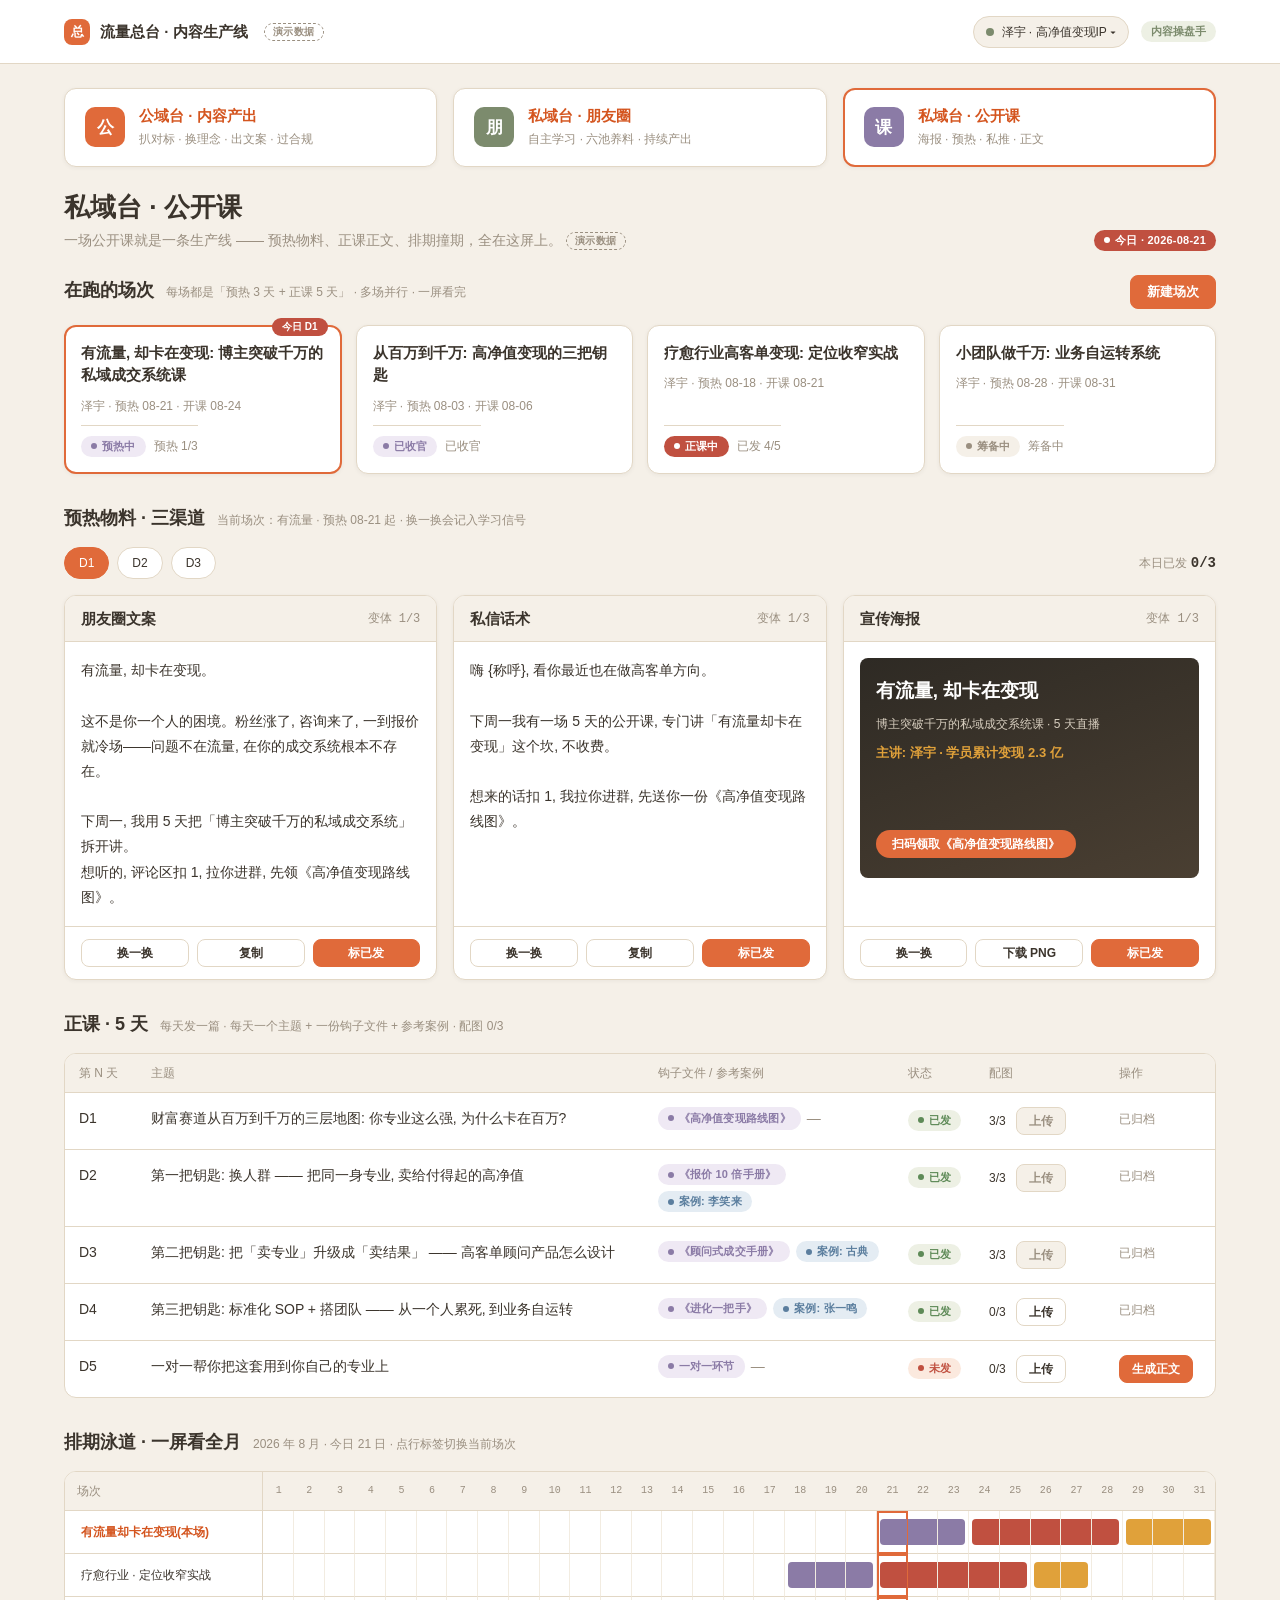
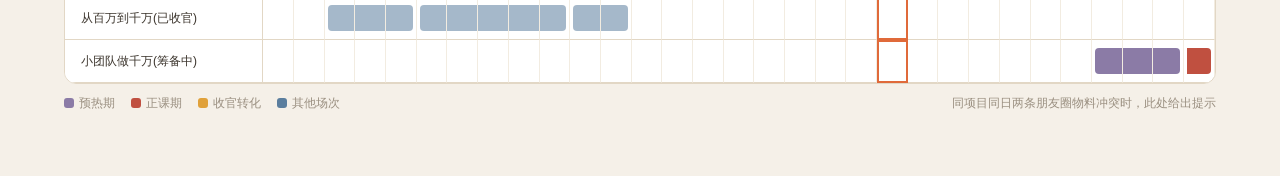
<file: app/kaike.html>
<!DOCTYPE html>
<html lang="zh-CN">
<head>
<meta charset="UTF-8">
<meta name="viewport" content="width=device-width, initial-scale=1.0">
<title>私域台 · 公开课</title>
<link rel="stylesheet" href="assets/tokens.css">
<link rel="stylesheet" href="assets/app.css">
<style>
  /* 页面级样式: 仅用 var(--xxx) 令牌 */
  .sess-card { cursor: pointer; width: 100%; }
  .sess-card:focus-visible { outline: 2px solid var(--accent-deep); outline-offset: 2px; }
  .caps-row { display: flex; align-items: center; gap: 12px; margin-bottom: 16px; }
  .pub-count { margin-left: auto; font: var(--caption); color: var(--muted); }
  .pub-count b { font-family: var(--mono); color: var(--ink); font-size: 14px; }
  .lane-btn { display: block; width: 100%; text-align: left; font: var(--caption); color: var(--ink); padding: 2px 4px; border-radius: 6px; min-height: 0; }
  .lane-btn:hover { color: var(--accent-deep); }
  .lane-btn.cur { color: var(--accent-deep); font-weight: 700; }
  .f-row { margin-bottom: 14px; }
  .f-label { display: block; font: var(--caption); color: var(--muted); margin-bottom: 6px; }
  .f-in { width: 100%; border: 1.5px solid var(--rule); border-radius: var(--r-btn); padding: 9px 12px; font: var(--body); background: var(--surface); }
  .f-in:focus { outline: none; border-color: var(--accent); }
  .f-err { font: var(--caption); color: var(--danger); margin-top: 6px; }
  .course-body { white-space: pre-wrap; font: var(--body); line-height: 1.9; background: var(--cream); border: 1px solid var(--rule); border-radius: var(--r-btn); padding: 16px; }
  .cell-badges { display: flex; gap: 6px; flex-wrap: wrap; }
</style>
</head>
<body>
<div id="chrome"></div>

<main class="wrap">
  <div class="page-head">
    <div>
      <h1 class="page-title">私域台 · 公开课</h1>
      <p class="page-sub">一场公开课就是一条生产线 —— 预热物料、正课正文、排期撞期，全在这屏上。 <span class="demo-tag">演示数据</span></p>
    </div>
    <span class="badge b-live">今日 · 2026-08-21</span>
  </div>

  <!-- 1) 场次卡区 -->
  <section class="section" style="margin-top:0">
    <div class="section-head">
      <h2 class="section-title">在跑的场次</h2>
      <span class="section-hint">每场都是「预热 3 天 + 正课 5 天」 · 多场并行 · 一屏看完</span>
      <button class="btn" id="btnNewSess" style="margin-left:auto">新建场次</button>
    </div>
    <div id="sessZone"></div>
  </section>

  <!-- 2) 三渠道物料区 -->
  <section class="section" id="matSection">
    <div class="section-head">
      <h2 class="section-title">预热物料 · 三渠道</h2>
      <span class="section-hint" id="matHint"></span>
    </div>
    <div class="caps-row">
      <div class="caps" id="dayCaps" role="group" aria-label="预热日切换"></div>
      <span class="pub-count">本日已发 <b id="pubCount">0/3</b></span>
    </div>
    <div class="mat-grid" id="matGrid"></div>
  </section>

  <!-- 3) 正课区 -->
  <section class="section">
    <div class="section-head">
      <h2 class="section-title">正课 · 5 天</h2>
      <span class="section-hint">每天发一篇 · 每天一个主题 + 一份钩子文件 + 参考案例 · 配图 0/3</span>
    </div>
    <table class="tbl" id="courseTbl">
      <thead><tr>
        <th style="width:72px">第 N 天</th><th>主题</th><th style="width:250px">钩子文件 / 参考案例</th>
        <th style="width:80px">状态</th><th style="width:130px">配图</th><th style="width:110px">操作</th>
      </tr></thead>
      <tbody id="courseBody"></tbody>
    </table>
  </section>

  <!-- 4) 排期泳道区 -->
  <section class="section">
    <div class="section-head">
      <h2 class="section-title">排期泳道 · 一屏看全月</h2>
      <span class="section-hint" id="swimMonth"></span>
    </div>
    <div class="swim-wrap">
      <table class="swim" id="swimTbl"></table>
    </div>
    <div class="swim-legend">
      <span><i style="background:var(--warmup)"></i>预热期</span>
      <span><i style="background:var(--live)"></i>正课期</span>
      <span><i style="background:var(--warn)"></i>收官转化</span>
      <span><i style="background:var(--info)"></i>其他场次</span>
      <span class="muted" style="margin-left:auto">同项目同日两条朋友圈物料冲突时，此处给出提示</span>
    </div>
  </section>
</main>

<script src="assets/data.js"></script>
<script src="assets/common.js"></script>
<script>
/* ================= 状态(持久化) ================= */
const STATUS_BADGE = { '预热中': 'b-warmup', '正课中': 'b-live', '已收官': 'b-closed', '筹备中': 'b-muted' };
const CH_ORDER = ['pyq', 'dm', 'poster'];
const state = {
  cur: CPL.store.get('kaike.cur', 's1'),
  day: 'D1',
};
let matPub = CPL.store.get('kaike.matpub', {});      // key: 场次|日|渠道 -> true
let matVar = CPL.store.get('kaike.matvar', {});      // key: 场次|日|渠道 -> 变体下标
let courseSt = CPL.store.get('kaike.course', {});    // key: day -> {status, photos}
let newSess = CPL.store.get('kaike.newSessions', []);

const allSessions = () => CPL_DATA.sessions.concat(newSess);
const curSession = () => allSessions().find(s => s.id === state.cur) || allSessions()[0];
const mkey = (ch) => `${state.cur}|${state.day}|${ch}`;
const pad2 = (n) => String(n).padStart(2, '0');
const md = (iso) => { const d = new Date(iso + 'T00:00:00'); return pad2(d.getMonth() + 1) + '-' + pad2(d.getDate()); };
const addDays = (iso, n) => { const d = new Date(iso + 'T00:00:00'); d.setDate(d.getDate() + n); return `${d.getFullYear()}-${pad2(d.getMonth() + 1)}-${pad2(d.getDate())}`; };
const shortName = (t) => t.split(/[，,：:]/)[0].replace(/\s/g, '');

/* 正课进度联动: 已发 n/5 回写「正课中」场次的进度文案 */
const courseDay = (d) => {
  const base = CPL_DATA.course.find(c => c.day === d);
  const ov = courseSt[d] || {};
  return { ...base, status: ov.status || base.status, photos: ov.photos != null ? ov.photos : base.photos };
};
const coursePubCount = () => CPL_DATA.course.filter(c => courseDay(c.day).status === '已发').length;
const sessProgress = (s) => s.status === '正课中' ? `已发 ${coursePubCount()}/5` : s.progress;

/* ================= 1) 场次卡区 ================= */
function renderSessions() {
  const zone = CPL.$('#sessZone');
  const list = allSessions();
  if (!list.length) {
    zone.innerHTML = `<div class="card empty">
      <div class="empty-glyph">课</div>
      <div class="empty-text">新建第一场公开课：预热 3 天 + 正课 5 天，物料系统全包</div>
      <button class="btn" id="emptyNew">新建场次</button>
    </div>`;
    CPL.$('#emptyNew').onclick = openNewSessModal;
    return;
  }
  zone.innerHTML = `<div class="sess-row">` + list.map(s => `
    <button class="card sess-card ${s.id === state.cur ? 'current' : ''}" data-sid="${s.id}" aria-pressed="${s.id === state.cur}">
      ${s.id === state.cur && s.today ? `<span class="today-flag">今日 ${s.today}</span>` : ''}
      <span class="sess-title">${CPL.esc(s.title)}</span>
      <span class="sess-meta">${CPL.esc(s.host)} · 预热 ${md(s.warmStart)} · 开课 ${md(s.openDay)}</span>
      <span class="sess-foot">
        <span class="badge ${STATUS_BADGE[s.status] || 'b-muted'}">${s.status}</span>
        <span class="mono" style="font:var(--caption);color:var(--muted);margin-left:auto">${CPL.esc(sessProgress(s))}</span>
      </span>
    </button>`).join('') + `</div>`;
  CPL.$$('.sess-card', zone).forEach(c => c.onclick = () => {
    if (state.cur === c.dataset.sid) return;
    state.cur = c.dataset.sid;
    CPL.store.set('kaike.cur', state.cur);
    renderSessions(); renderMats(); renderSwim();
  });
}

/* ================= 2) 三渠道物料区 ================= */
function renderMats() {
  const s = curSession();
  CPL.$('#matHint').textContent = s ? `当前场次：${shortName(s.title)} · 预热 ${md(s.warmStart)} 起 · 换一换会记入学习信号` : '';
  CPL.$('#dayCaps').innerHTML = ['D1', 'D2', 'D3'].map(d =>
    `<button class="cap ${d === state.day ? 'on' : ''}" data-day="${d}" aria-pressed="${d === state.day}">${d}</button>`).join('');
  CPL.$$('#dayCaps .cap').forEach(b => b.onclick = () => { state.day = b.dataset.day; renderMats(); });

  const dayMat = CPL_DATA.materials[state.day];
  const pubCount = CH_ORDER.filter(ch => matPub[mkey(ch)]).length;
  CPL.$('#pubCount').textContent = `${pubCount}/3`;

  CPL.$('#matGrid').innerHTML = CH_ORDER.map(ch => {
    const m = dayMat[ch];
    const vi = (matVar[mkey(ch)] || 0) % m.variants.length;
    const v = m.variants[vi];
    const pub = !!matPub[mkey(ch)];
    let body;
    if (ch === 'poster') {
      body = `<div class="mat-poster"><h4>${CPL.esc(v.title)}</h4>
        <div class="p-sub">${CPL.esc(v.sub)}</div>
        <div class="p-proof">${CPL.esc(v.proof)}</div>
        <div class="p-cta">${CPL.esc(v.cta)}</div></div>`;
    } else {
      body = CPL.esc(v);
    }
    return `<div class="card mat-card" data-ch="${ch}">
      <div class="mat-head">
        <span class="mat-channel">${m.name}</span>
        ${pub ? '<span class="badge b-pub">已发 ✓</span>' : ''}
        <span class="mat-variants">变体 ${vi + 1}/${m.variants.length}</span>
      </div>
      <div class="mat-body">${body}</div>
      <div class="mat-foot">
        <button class="btn btn-ghost btn-sm" data-act="swap">换一换</button>
        ${ch === 'poster'
          ? '<button class="btn btn-ghost btn-sm" data-act="png">下载 PNG</button>'
          : '<button class="btn btn-ghost btn-sm" data-act="copy">复制</button>'}
        <button class="btn btn-sm" data-act="pub" ${pub ? 'disabled' : ''}>${pub ? '已发 ✓' : '标已发'}</button>
      </div>
    </div>`;
  }).join('');

  CPL.$$('#matGrid .mat-card').forEach(card => {
    const ch = card.dataset.ch;
    const m = dayMat[ch];
    const vi = (matVar[mkey(ch)] || 0) % m.variants.length;
    const v = m.variants[vi];
    card.querySelector('[data-act="swap"]').onclick = () => {
      matVar[mkey(ch)] = (vi + 1) % m.variants.length;
      CPL.store.set('kaike.matvar', matVar);
      renderMats();
      CPL.toast('换过已记入学习信号 —— 下一版更贴你挑中的那条');
    };
    const cpBtn = card.querySelector('[data-act="copy"]');
    if (cpBtn) cpBtn.onclick = () => CPL.copyText(v, cpBtn);
    const pngBtn = card.querySelector('[data-act="png"]');
    if (pngBtn) pngBtn.onclick = () => downloadPoster(v, curSession());
    const pubBtn = card.querySelector('[data-act="pub"]');
    pubBtn.onclick = () => {
      if (matPub[mkey(ch)]) return;
      const n = CH_ORDER.filter(c => matPub[mkey(c)]).length;
      matPub[mkey(ch)] = true;
      CPL.store.set('kaike.matpub', matPub);
      CPL.markPublished(pubBtn, `已发 ${n}/3 → ${n + 1}/3 —— ${m.name}已记入发布记账`);
      renderMats();
    };
  });
}

/* 海报 PNG: canvas 1080×1440 真实绘制 */
function downloadPoster(v, s) {
  try {
    const W = 1080, H = 1440;
    const cv = document.createElement('canvas');
    cv.width = W; cv.height = H;
    const ctx = cv.getContext('2d');
    const g = ctx.createLinearGradient(0, 0, W * 0.4, H);
    g.addColorStop(0, '#2E2A24'); g.addColorStop(1, '#4A3F32');
    ctx.fillStyle = g; ctx.fillRect(0, 0, W, H);
    const M = 88, maxW = W - M * 2;

    /* 大标题(奶油色, 自动换行) */
    ctx.fillStyle = '#F5F0E8';
    ctx.font = '800 92px "PingFang SC", "Microsoft YaHei", sans-serif';
    ctx.textBaseline = 'top';
    let y = 300;
    let line = '';
    for (const ch of v.title) {
      if (ctx.measureText(line + ch).width > maxW && line) {
        ctx.fillText(line, M, y); y += 128; line = ch;
      } else line += ch;
    }
    if (line) { ctx.fillText(line, M, y); y += 128; }

    /* 副标题 */
    y += 40;
    ctx.fillStyle = '#D8CFC0';
    ctx.font = '400 42px "PingFang SC", "Microsoft YaHei", sans-serif';
    ctx.fillText(v.sub, M, y);

    /* 数据背书(橙) */
    y += 110;
    ctx.fillStyle = '#E0A13A';
    ctx.font = '700 46px "PingFang SC", "Microsoft YaHei", sans-serif';
    ctx.fillText(v.proof, M, y);

    /* 底部主橙圆角 CTA 条 */
    const ctaH = 108, ctaY = H - 220, r = 54;
    ctx.fillStyle = '#E06A3A';
    ctx.beginPath();
    ctx.moveTo(M + r, ctaY);
    ctx.arcTo(M + maxW, ctaY, M + maxW, ctaY + ctaH, r);
    ctx.arcTo(M + maxW, ctaY + ctaH, M, ctaY + ctaH, r);
    ctx.arcTo(M, ctaY + ctaH, M, ctaY, r);
    ctx.arcTo(M, ctaY, M + maxW, ctaY, r);
    ctx.closePath(); ctx.fill();
    ctx.fillStyle = '#FFFFFF';
    ctx.font = '700 44px "PingFang SC", "Microsoft YaHei", sans-serif';
    ctx.textAlign = 'center';
    ctx.fillText(v.cta, W / 2, ctaY + 32);
    ctx.textAlign = 'left';

    cv.toBlob((blob) => {
      if (!blob) { CPL.toast('PNG 生成失败 —— 请重试：先「换一换」再下载', false); return; }
      const a = document.createElement('a');
      a.href = URL.createObjectURL(blob);
      a.download = `海报-${shortName(s.title)}-${state.day}.png`;
      document.body.appendChild(a); a.click(); a.remove();
      setTimeout(() => URL.revokeObjectURL(a.href), 4000);
      CPL.toast('海报 PNG 已下载 —— 发完记得回来「标已发」');
    }, 'image/png');
  } catch (e) {
    CPL.toast('PNG 生成失败 —— 请重试：先「换一换」再下载', false);
  }
}

/* ================= 3) 正课区 ================= */
function renderCourse() {
  CPL.$('#courseBody').innerHTML = CPL_DATA.course.map(c => {
    const d = courseDay(c.day);
    const pub = d.status === '已发';
    return `<tr>
      <td class="mono">D${c.day}</td>
      <td>${CPL.esc(c.theme)}</td>
      <td><div class="cell-badges">
        <span class="badge b-warmup">${CPL.esc(c.hook)}</span>
        ${c.caseRef ? `<span class="badge b-info">${CPL.esc(c.caseRef)}</span>` : '<span class="muted">—</span>'}
      </div></td>
      <td><span class="badge ${pub ? 'b-pub' : 'b-unpub'}">${d.status}</span></td>
      <td><span class="mono" style="font:var(--caption)">${d.photos}/3</span>
        <button class="btn btn-ghost btn-sm" data-photo="${c.day}" ${d.photos >= 3 ? 'disabled' : ''} style="margin-left:6px">上传</button></td>
      <td>${pub ? '<span class="muted" style="font:var(--caption)">已归档</span>' : `<button class="btn btn-sm" data-gen="${c.day}">生成正文</button>`}</td>
    </tr>`;
  }).join('');

  CPL.$$('[data-photo]').forEach(b => b.onclick = () => {
    const d = +b.dataset.photo;
    const cur = courseDay(d);
    if (cur.photos >= 3) return;
    courseSt[d] = { status: cur.status, photos: cur.photos + 1 };
    CPL.store.set('kaike.course', courseSt);
    renderCourse();
    CPL.toast(`配图 ${cur.photos}/3 → ${cur.photos + 1}/3 —— 已挂到 D${d} 正文`);
  });

  CPL.$$('[data-gen]').forEach(b => b.onclick = () => {
    const d = +b.dataset.gen;
    CPL.withLoading(b, '生成中…', (done) => {
      setTimeout(() => { done(); openCourseModal(d); }, 2000);
    });
  });
}

function openCourseModal(day) {
  const c = CPL_DATA.course.find(x => x.day === day);
  const n = coursePubCount();
  const text = `【公开课 D${day} 正文 · 演示稿】\n\n${c.theme}\n\n开场先把问题钉死：你不是不努力，是努力的方向上没有系统。今天这一天，只解决一件事——把「${c.hook}」里的动作，落到你自己的业务上。\n\n三步走：\n一、对照昨天的内容，找出你卡住的那一环；\n二、用今天的框架把它拆开，每一步都有可核验的数字；\n三、今晚 8 点前在群里交作业，明早我逐条批。\n\n听完了别只点头，动手才算数。钩子文件群里自取。`;
  const m = CPL.openModal(`
    <div class="modal-head">
      <div><div class="modal-title">D${day} 正文已生成</div>
      <div class="modal-sub">${CPL.esc(c.hook)} · 发完标已发，进度即时回写</div></div>
      <button class="modal-x" aria-label="关闭">✕</button>
    </div>
    <div class="modal-body"><div class="course-body">${CPL.esc(text)}</div></div>
    <div class="modal-foot">
      <button class="btn btn-ghost" id="cpBody">复制正文</button>
      <button class="btn" id="pubBody">标已发</button>
    </div>`);
  m.el.querySelector('#cpBody').onclick = (e) => CPL.copyText(text, e.target);
  m.el.querySelector('#pubBody').onclick = () => {
    courseSt[day] = { status: '已发', photos: courseDay(day).photos };
    CPL.store.set('kaike.course', courseSt);
    m.close();
    renderCourse(); renderSessions();
    const now = coursePubCount();
    CPL.toast(`正课已发 ${n}/5 → ${now}/5 —— D${day} 已归档`);
    if (now === 5) setTimeout(() => CPL.toast('正课全部发出，可执行收官动作'), 700);
  };
}

/* ================= 4) 排期泳道区 ================= */
const LANE_SESS = ['s1', 's3', 's2', 's4'];
function renderSwim() {
  const sw = CPL_DATA.swim;
  CPL.$('#swimMonth').textContent = `${sw.month} · 今日 ${sw.today} 日 · 点行标签切换当前场次`;
  let html = `<thead><tr><th class="row-label">场次</th>`;
  for (let d = 1; d <= 31; d++) html += `<th>${d}</th>`;
  html += `</tr></thead><tbody>`;
  sw.lanes.forEach((ln, i) => {
    const sid = LANE_SESS[i];
    const cur = sid && sid === state.cur;
    html += `<tr><td class="row-label"><button class="lane-btn ${cur ? 'cur' : ''}" data-lane="${i}" ${sid ? '' : 'disabled'}>${CPL.esc(ln.name)}</button></td>`;
    for (let d = 1; d <= 31; d++) {
      const bars = ln.bars.filter(([a, b]) => d >= a && d <= b)
        .map(([a, b, ph]) => `<span class="bar ${ph}${d === a ? ' start' : ''}${d === b ? ' end' : ''}"></span>`).join('');
      html += `<td class="day${d === sw.today ? ' today' : ''}">${bars}</td>`;
    }
    html += `</tr>`;
  });
  html += `</tbody>`;
  CPL.$('#swimTbl').innerHTML = html;
  CPL.$$('.lane-btn').forEach(b => b.onclick = () => {
    const sid = LANE_SESS[+b.dataset.lane];
    if (!sid || !allSessions().some(s => s.id === sid)) return;
    state.cur = sid;
    CPL.store.set('kaike.cur', state.cur);
    renderSessions(); renderMats(); renderSwim();
  });
}

/* ================= 5) 新建场次弹层 ================= */
function openNewSessModal() {
  const m = CPL.openModal(`
    <div class="modal-head">
      <div><div class="modal-title">新建场次</div>
      <div class="modal-sub">预热开始日 +3 天开课 · 正课期与在跑场次撞期会被拦下</div></div>
      <button class="modal-x" aria-label="关闭">✕</button>
    </div>
    <div class="modal-body">
      <div class="f-row"><label class="f-label" for="fTitle">课程主题（≤40 字 · 格式：痛点人群 + 结果承诺）</label>
        <input class="f-in" id="fTitle" maxlength="40" placeholder="有流量却卡在变现：博主突破千万的私域成交系统课"></div>
      <div class="f-row"><label class="f-label" for="fAud">目标人群（≤30 字）</label>
        <input class="f-in" id="fAud" maxlength="30" placeholder="百万粉丝、月入不过万的博主"></div>
      <div class="f-row"><label class="f-label" for="fHook">主钩子</label>
        <select class="f-in" id="fHook">${CPL_DATA.hooks.map(h => `<option>${CPL.esc(h)}</option>`).join('')}</select></div>
      <div class="f-row"><label class="f-label" for="fDate">预热开始日</label>
        <input class="f-in" id="fDate" type="date" value="2026-08-21"></div>
      <div class="f-err" id="fErr" role="alert" style="display:none"></div>
    </div>
    <div class="modal-foot">
      <button class="btn btn-ghost modal-x">再想想</button>
      <button class="btn" id="fSubmit">建场次</button>
    </div>`);

  m.el.querySelector('#fSubmit').onclick = () => {
    const title = m.el.querySelector('#fTitle').value.trim();
    const aud = m.el.querySelector('#fAud').value.trim();
    const warm = m.el.querySelector('#fDate').value;
    const err = m.el.querySelector('#fErr');
    const fail = (msg) => { err.textContent = msg; err.style.display = 'block'; };
    err.style.display = 'none';
    if (!title) return fail('课程主题必填 —— 没有主题，物料系统没法开工');
    if (title.length > 40) return fail('课程主题超 40 字，收一收');
    if (aud.length > 30) return fail('目标人群超 30 字，收一收');
    if (!warm) return fail('先定预热开始日 —— 开课日 = 预热开始日 + 3 天');
    const open = addDays(warm, 3), end = addDays(warm, 7);
    const clash = allSessions().find(s => {
      const a = new Date(s.openDay + 'T00:00:00'), b = new Date(addDays(s.openDay, 4) + 'T00:00:00');
      return new Date(open + 'T00:00:00') <= b && new Date(end + 'T00:00:00') >= a;
    });
    if (clash) return fail(`与『${shortName(clash.title)}』正课期 ${md(clash.openDay)}~${md(addDays(clash.openDay, 4))} 撞期 —— 把预热开始日挪开再建`);
    const s = {
      id: 'sn' + Date.now(), title, host: '泽宇', audience: aud,
      warmStart: warm, openDay: open, status: '筹备中', progress: '筹备中',
    };
    newSess.push(s);
    CPL.store.set('kaike.newSessions', newSess);
    state.cur = s.id;
    CPL.store.set('kaike.cur', state.cur);
    m.close();
    renderSessions(); renderMats(); renderSwim();
    CPL.toast('场次已建 · 物料将于预热日早 8 点前就绪');
  };
  m.el.querySelector('#fTitle').focus();
}

CPL.$('#btnNewSess').onclick = openNewSessModal;

/* ================= 启动 ================= */
CPL.renderChrome('kaike');
renderSessions();
renderMats();
renderCourse();
renderSwim();
</script>
</body>
</html>
</file>
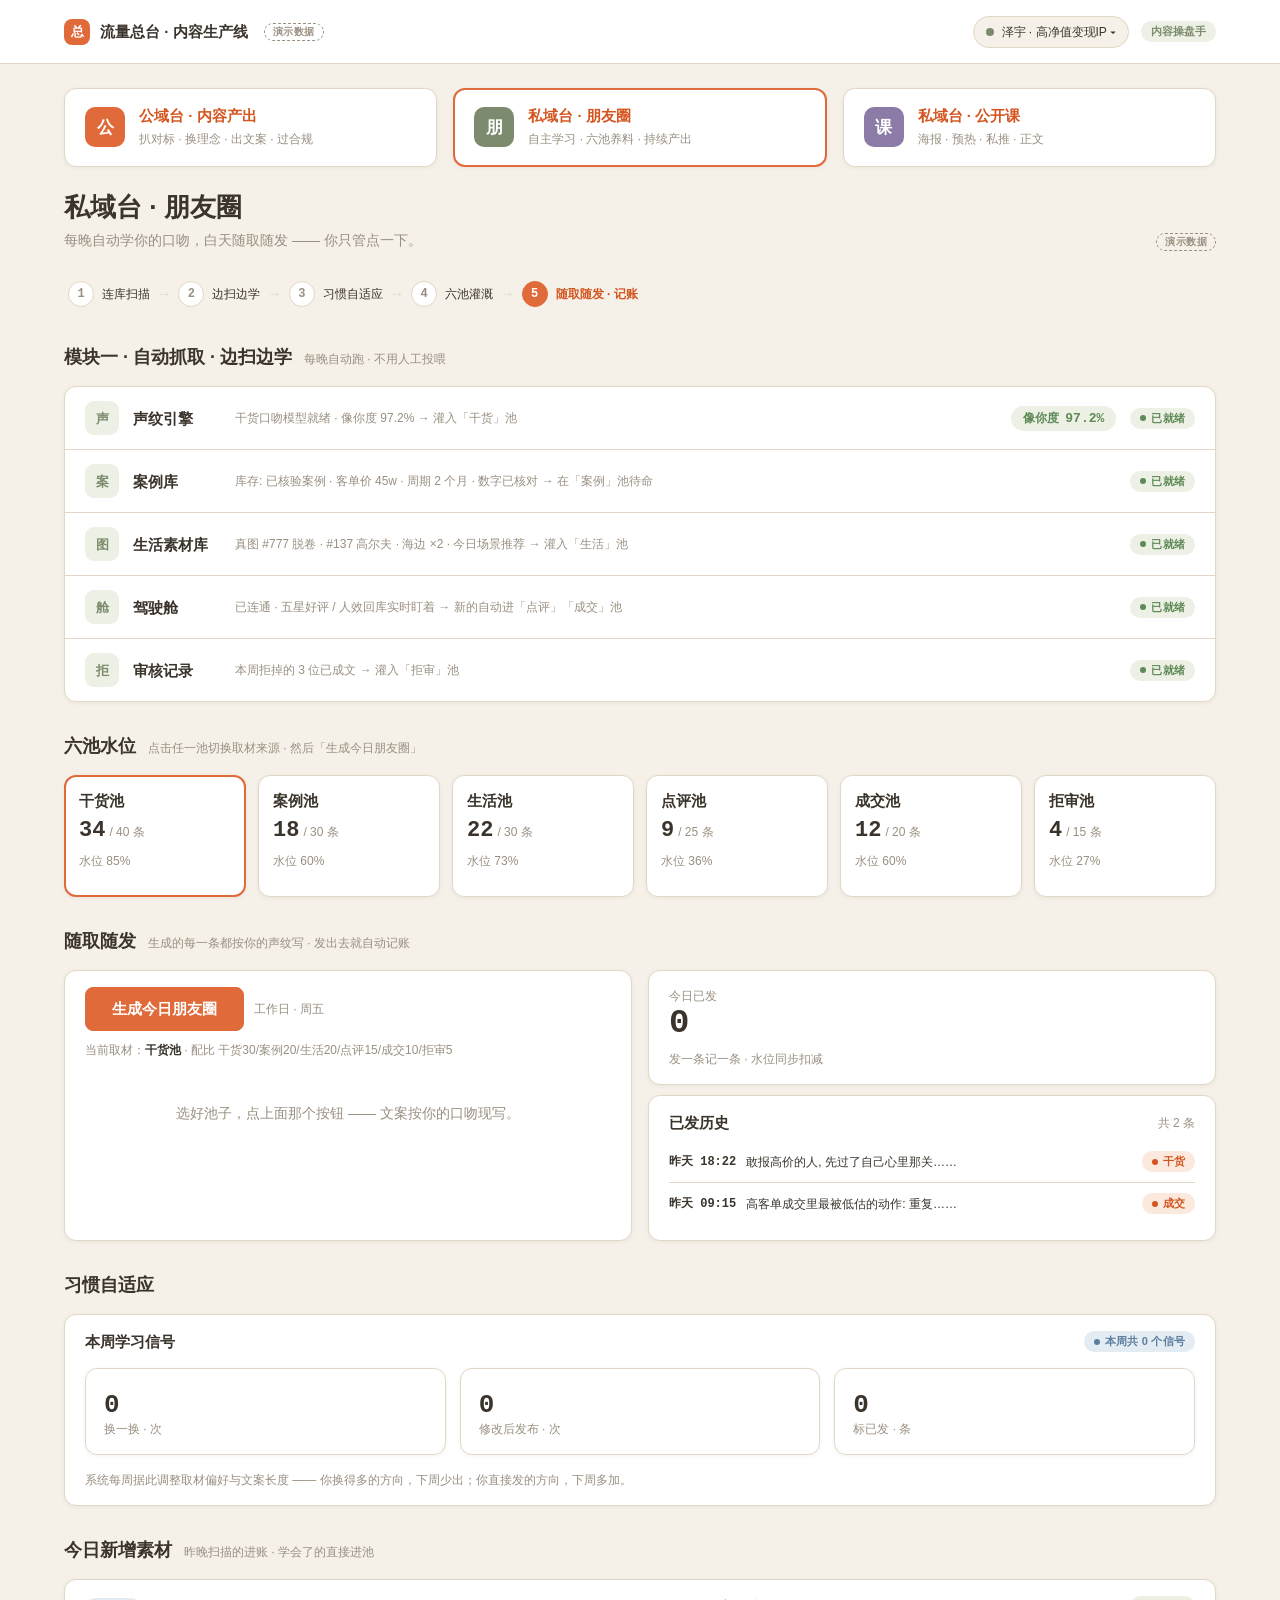
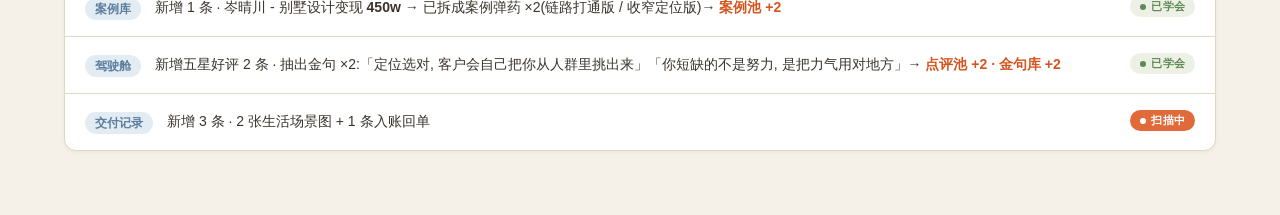
<file: app/quan.html>
<!DOCTYPE html>
<html lang="zh-CN">
<head>
<meta charset="UTF-8">
<meta name="viewport" content="width=device-width, initial-scale=1">
<title>私域台 · 朋友圈</title>
<link rel="stylesheet" href="assets/tokens.css">
<link rel="stylesheet" href="assets/app.css">
<style>
  /* ---------- 页面级样式(仅用 var(--xxx) 令牌) ---------- */
  .low-tip {
    border-left: 4px solid var(--warn);
    display: flex; gap: 10px; align-items: flex-start;
    font: var(--body); color: var(--ink);
  }
  .low-tip .tip-badge { flex: none; }
  .pool-card { cursor: pointer; }
  .pool-card:focus-visible { outline: 2px solid var(--accent); outline-offset: 2px; }
  .gen-actions { display: flex; gap: 8px; flex-wrap: wrap; }
  .gen-actions .spacer { flex: 1; }
  .variant-tag { font: var(--caption); color: var(--muted); align-self: center; }
  .photo-chips { display: flex; gap: 8px; flex-wrap: wrap; align-items: center; }
  .photo-chips .cap-label { font: var(--caption); color: var(--muted); }
  .big-count { font: 800 34px/1.1 var(--mono); }
  .hist-row { display: flex; align-items: center; gap: 10px; padding: 10px 0; }
  .hist-row + .hist-row { border-top: 1px solid var(--rule); }
  .hist-sum { flex: 1; font: var(--caption); color: var(--ink); overflow: hidden; text-overflow: ellipsis; white-space: nowrap; }
  .gen-card.locked { opacity: .82; }
  .gen-empty { padding: 32px 20px; text-align: center; color: var(--muted); font: var(--body); }
  .btn-lg { min-height: 44px; padding: 10px 26px; font-size: 15px; }
</style>
</head>
<body>
<div id="chrome"></div>

<main class="wrap">

  <div class="page-head">
    <div>
      <h1 class="page-title">私域台 · 朋友圈</h1>
      <p class="page-sub">每晚自动学你的口吻，白天随取随发 —— 你只管点一下。</p>
    </div>
    <span class="demo-tag">演示数据</span>
  </div>

  <!-- 1) 流水线区 -->
  <section class="section" style="margin-top:0" aria-label="生产线流程">
    <div id="pipeline"></div>
  </section>

  <!-- 2) 引擎与数据源状态区 -->
  <section class="section" aria-label="引擎与数据源状态">
    <div class="section-head">
      <h2 class="section-title">模块一 · 自动抓取 · 边扫边学</h2>
      <span class="section-hint">每晚自动跑 · 不用人工投喂</span>
    </div>
    <div class="card"><div class="src-list" id="srcList"></div></div>
  </section>

  <!-- 3) 六池区 -->
  <section class="section" aria-label="六池水位">
    <div class="section-head">
      <h2 class="section-title">六池水位</h2>
      <span class="section-hint">点击任一池切换取材来源 · 然后「生成今日朋友圈」</span>
    </div>
    <div id="lowTip"></div>
    <div class="pool-grid" id="poolGrid" role="listbox" aria-label="取材池选择"></div>
  </section>

  <!-- 4) 生成与记账区 -->
  <section class="section" aria-label="随取随发">
    <div class="section-head">
      <h2 class="section-title">随取随发</h2>
      <span class="section-hint">生成的每一条都按你的声纹写 · 发出去就自动记账</span>
    </div>
    <div class="grid-2">
      <!-- 左列: 生成区 -->
      <div class="card card-pad col">
        <div class="row">
          <button class="btn btn-lg" id="btnGen">生成今日朋友圈</button>
          <span class="caption muted" style="font:var(--caption);color:var(--muted)" id="sceneCap"></span>
        </div>
        <div class="kv" id="mixInfo"></div>
        <div id="genSlot">
          <div class="gen-empty">选好池子，点上面那个按钮 —— 文案按你的口吻现写。</div>
        </div>
      </div>
      <!-- 右列: 记账区 -->
      <div class="col">
        <div class="card card-pad">
          <div class="stat-label">今日已发</div>
          <div class="big-count mono" id="todayCount">0</div>
          <div class="kv mt8">发一条记一条 · 水位同步扣减</div>
        </div>
        <div class="card card-pad grow">
          <div class="row-between">
            <span style="font:var(--t3)">已发历史</span>
            <span class="kv" id="histTotal"></span>
          </div>
          <div id="histList" class="mt8"></div>
        </div>
      </div>
    </div>
  </section>

  <!-- 5) 习惯自适应 -->
  <section class="section" aria-label="习惯自适应">
    <div class="section-head">
      <h2 class="section-title">习惯自适应</h2>
    </div>
    <div class="card card-pad">
      <div class="row-between">
        <span style="font:var(--t3)">本周学习信号</span>
        <span class="badge b-info" id="sigTotal"></span>
      </div>
      <div class="stat-grid mt16" style="grid-template-columns:repeat(3,1fr)">
        <div class="stat-card card"><div class="stat-num mono" id="sigSwap">0</div><div class="stat-label">换一换 · 次</div></div>
        <div class="stat-card card"><div class="stat-num mono" id="sigEdit">0</div><div class="stat-label">修改后发布 · 次</div></div>
        <div class="stat-card card"><div class="stat-num mono" id="sigPub">0</div><div class="stat-label">标已发 · 条</div></div>
      </div>
      <p class="kv mt16">系统每周据此调整取材偏好与文案长度 —— 你换得多的方向，下周少出；你直接发的方向，下周多加。</p>
    </div>
  </section>

  <!-- 6) 今日新增素材 -->
  <section class="section" aria-label="今日新增素材">
    <div class="section-head">
      <h2 class="section-title">今日新增素材</h2>
      <span class="section-hint">昨晚扫描的进账 · 学会了的直接进池</span>
    </div>
    <div class="card" id="feedCard"></div>
  </section>

</main>

<script src="assets/data.js"></script>
<script src="assets/common.js"></script>
<script>
(function () {
  'use strict';
  const D = window.CPL_DATA;
  const esc = CPL.esc;

  /* ---------- 演示日期: 2026-08-21(周五), 按日期区分「今日」 ---------- */
  const TODAY = '2026-08-21';
  const WD = ['周日', '周一', '周二', '周三', '周四', '周五', '周六'][new Date(TODAY + 'T00:00:00').getDay()];
  const SCENE = '工作日 · ' + WD;

  /* ---------- 持久层 key ---------- */
  const K_POOLS = 'quan.poolCounts';                 // 池水位覆盖层(跨日保留)
  const K_PUB = 'quan.' + TODAY + '.published';      // 今日已发数
  const K_HIST = 'quan.' + TODAY + '.history';       // 今日已发历史
  const K_SIG = 'quan.week.signals';                 // 本周学习信号

  /* ---------- 状态 ---------- */
  const state = {
    poolId: 'ganhuo',
    counts: CPL.store.get(K_POOLS, {}),
    published: CPL.store.get(K_PUB, 0),
    history: CPL.store.get(K_HIST, []),
    signals: CPL.store.get(K_SIG, { swap: 0, edit: 0, pub: 0 }),
    gen: null,        // 当前生成卡 { text, poolId, variantIdx, variantTotal, goldenUsed, locked }
    genSeq: 0,        // 生成轮次(决定起始变体)
  };

  const poolOf = (id) => D.pools.find((p) => p.id === id);
  const countOf = (id) => (state.counts[id] !== undefined ? state.counts[id] : poolOf(id).count);
  const saveSignals = () => CPL.store.set(K_SIG, state.signals);

  /* ---------- 1) 流水线 ---------- */
  const STEPS = [
    { label: '连库扫描', tip: '每晚自动连上案例库、生活素材库、驾驶舱、审核记录，有新增就拉回来。' },
    { label: '边扫边学', tip: '扫到的新素材当场拆成可用弹药：案例拆数字，好评抽金句。' },
    { label: '习惯自适应', tip: '你每次「换一换」和「直接发」都被记下来，下周的取材偏好跟着你变。' },
    { label: '六池灌溉', tip: '学会的素材按类型灌进六个池子，水位一眼看得见，见底会提前喊你。' },
    { label: '随取随发 · 记账', tip: '点一下就按你的声纹出一条，发出去自动记账、水位同步扣减。' },
  ];
  document.getElementById('pipeline').innerHTML = CPL.pipeline(STEPS, 4);
  CPL.$$('#pipeline .pipe-step').forEach((b) => {
    b.onclick = () => {
      const i = +b.dataset.step;
      CPL.openModal(`
        <div class="modal-head">
          <div><div class="modal-title">第 ${i + 1} 步 · ${esc(STEPS[i].label)}</div>
          <div class="modal-sub">这一步干什么，一句人话</div></div>
          <button class="modal-x" aria-label="关闭">×</button>
        </div>
        <div class="modal-body"><p style="line-height:1.9">${esc(STEPS[i].tip)}</p></div>`);
    };
  });

  /* ---------- 2) 五源状态 ---------- */
  document.getElementById('srcList').innerHTML = D.sources.map((s) => `
    <div class="src-row">
      <span class="src-icon">${esc(s.icon)}</span>
      <span class="src-name">${esc(s.name)}</span>
      <span class="src-desc">${esc(s.desc)}</span>
      ${s.id === 'voice' ? '<span class="likeness">像你度 <b>97.2%</b></span>' : ''}
      <span class="badge b-success">已就绪</span>
    </div>`).join('');

  /* ---------- 3) 六池 ---------- */
  function renderPools() {
    document.getElementById('poolGrid').innerHTML = D.pools.map((p) => {
      const c = countOf(p.id);
      const pct = Math.round((c / p.cap) * 100);
      const low = pct < 20;
      return `<button class="pool-card ${low ? 'low' : ''} ${state.poolId === p.id ? 'on' : ''}"
          role="option" aria-selected="${state.poolId === p.id}" data-pool="${p.id}">
        <span class="pool-name">${esc(p.name)}池</span>
        <span class="pool-count">${c}<small>/ ${p.cap} 条</small></span>
        <span class="pool-pct">水位 ${pct}%${low ? ' · 见底' : ''}</span>
        <span class="pool-bar"><i style="width:${Math.max(pct, 2)}%"></i></span>
      </button>`;
    }).join('');
    CPL.$$('#poolGrid .pool-card').forEach((el) => {
      el.onclick = () => {
        state.poolId = el.dataset.pool;
        state.gen = null;
        renderPools(); renderLowTip(); renderMix(); renderGenSlot();
        CPL.toast(`已切到「${poolOf(state.poolId).name}池」取材 —— 再点「生成今日朋友圈」`);
      };
    });
  }
  function renderLowTip() {
    const lows = D.pools.filter((p) => countOf(p.id) / p.cap < 0.2);
    const box = document.getElementById('lowTip');
    if (!lows.length) { box.innerHTML = ''; return; }
    const msgs = lows.map((p) => p.id === 'jushen'
      ? '拒审池见底：本周有 3 位被拒客户已成文，可直接生成。'
      : `${p.name}池见底：只剩 ${countOf(p.id)} 条，今晚扫描后自动补料，先发别的池不耽误。`);
    box.innerHTML = `<div class="card card-pad low-tip" style="margin-bottom:12px">
      <span class="badge b-warn tip-badge">水位提醒</span><span>${msgs.map(esc).join('<br>')}</span>
    </div>`;
  }

  /* ---------- 4) 生成与记账 ---------- */
  const RATIO = D.pools.map((p) => p.name + p.ratio).join('/');
  function renderMix() {
    document.getElementById('mixInfo').innerHTML =
      `当前取材：<b>${esc(poolOf(state.poolId).name)}池</b> · 配比 ${esc(RATIO)}`;
  }
  document.getElementById('sceneCap').textContent = SCENE;

  function renderGenSlot() {
    const slot = document.getElementById('genSlot');
    const g = state.gen;
    if (!g) {
      slot.innerHTML = '<div class="gen-empty">选好池子，点上面那个按钮 —— 文案按你的口吻现写。</div>';
      return;
    }
    const pool = poolOf(g.poolId);
    const like = CPL.likeness(g.text);
    slot.innerHTML = `
      <div class="card gen-card ${g.locked ? 'locked' : ''}">
        <div class="gen-text">${esc(g.text)}</div>
        ${g.poolId === 'shenghuo' ? `
        <div class="photo-chips">
          <span class="cap-label">配图推荐：</span>
          ${D.photoSuggests.map((p) => `<span class="badge b-info">${esc(p)}</span>`).join('')}
        </div>` : ''}
        <div class="gen-meta">
          <span class="likeness">像你度 <b>${like.toFixed(1)}%</b></span>
          <span class="badge b-topic">${esc(pool.name)}池</span>
          ${g.locked ? '<span class="badge b-pub">已发</span>' : ''}
        </div>
        <div class="gen-actions">
          <button class="btn btn-ghost" id="actSwap" ${g.locked ? 'disabled' : ''}>换一换</button>
          <span class="variant-tag">变体 ${g.variantIdx + 1}/${g.variantTotal}</span>
          <button class="btn btn-ghost" id="actGolden" ${(g.locked || g.goldenUsed) ? 'disabled' : ''}>${g.goldenUsed ? '金句已植入 ✓' : '金句植入'}</button>
          <button class="btn btn-ghost" id="actCopy">复制文案</button>
          <span class="spacer"></span>
          <button class="btn" id="actPub" ${g.locked ? 'disabled' : ''}>${g.locked ? '已发 ✓' : '标已发'}</button>
        </div>
      </div>`;

    CPL.$('#actCopy', slot).onclick = (e) => CPL.copyText(g.text, e.currentTarget);

    const btnSwap = CPL.$('#actSwap', slot);
    if (btnSwap && !g.locked) btnSwap.onclick = () => {
      g.variantIdx = (g.variantIdx + 1) % g.variantTotal;
      g.text = D.moments[g.poolId][g.variantIdx];
      g.goldenUsed = false;
      state.signals.swap++; saveSignals(); renderSignals();
      CPL.toast('换过已记入学习信号 —— 下周这个方向少出');
      renderGenSlot();
    };

    const btnGolden = CPL.$('#actGolden', slot);
    if (btnGolden && !g.locked && !g.goldenUsed) btnGolden.onclick = () => {
      const line = D.golden[Math.floor(Math.random() * D.golden.length)];
      g.text = g.text + '\n\n' + line;
      g.goldenUsed = true;
      CPL.toast('金句已加到文案末尾 —— 这条算「修改后发布」');
      renderGenSlot();
    };

    const btnPub = CPL.$('#actPub', slot);
    if (btnPub && !g.locked) btnPub.onclick = () => {
      const c = countOf(g.poolId) - 1;
      if (!CPL.markPublished(btnPub, `已发 ✓ 记账完成 · ${pool.name}池水位 -1（剩 ${c} 条）`)) return;
      state.counts[g.poolId] = c; CPL.store.set(K_POOLS, state.counts);
      state.published++; CPL.store.set(K_PUB, state.published);
      const now = new Date();
      const hh = String(now.getHours()).padStart(2, '0'), mm = String(now.getMinutes()).padStart(2, '0');
      state.history.unshift({ time: `今天 ${hh}:${mm}`, text: g.text.replace(/\s+/g, ' ').slice(0, 40) + '……', pool: pool.name });
      CPL.store.set(K_HIST, state.history);
      state.signals.pub++;
      if (g.goldenUsed) state.signals.edit++;
      saveSignals();
      g.locked = true;
      renderPools(); renderLowTip(); renderLedger(); renderSignals(); renderGenSlot();
    };
  }

  CPL.$('#btnGen').onclick = (e) => {
    const btn = e.currentTarget;
    CPL.withLoading(btn, '生成中…', (done) => {
      setTimeout(() => {
        const poolId = state.poolId;
        const variants = D.moments[poolId];
        const idx = state.genSeq % variants.length;
        state.genSeq++;
        state.gen = { poolId, variantIdx: idx, variantTotal: variants.length, text: variants[idx], goldenUsed: false, locked: false };
        /* 像你度 <90% 自动重生一次(NFR-17) */
        if (CPL.likeness(state.gen.text) < 90) {
          state.gen.variantIdx = (idx + 1) % variants.length;
          state.gen.text = variants[state.gen.variantIdx];
          CPL.toast('像你度未达 90%，已自动重生一次', false);
        }
        done();
        renderGenSlot();
      }, 1500);
    });
  };

  /* ---------- 记账区 ---------- */
  function renderLedger() {
    document.getElementById('todayCount').textContent = state.published;
    const all = state.history.concat(D.publishedInit);
    document.getElementById('histTotal').textContent = `共 ${all.length} 条`;
    document.getElementById('histList').innerHTML = all.map((h) => `
      <div class="hist-row">
        <span class="kv" style="flex:none"><b>${esc(h.time)}</b></span>
        <span class="hist-sum" title="${esc(h.text)}">${esc(h.text)}</span>
        <span class="badge b-topic">${esc(h.pool)}</span>
      </div>`).join('');
  }

  /* ---------- 5) 学习信号 ---------- */
  function renderSignals() {
    document.getElementById('sigSwap').textContent = state.signals.swap;
    document.getElementById('sigEdit').textContent = state.signals.edit;
    document.getElementById('sigPub').textContent = state.signals.pub;
    document.getElementById('sigTotal').textContent = `本周共 ${state.signals.swap + state.signals.edit + state.signals.pub} 个信号`;
  }

  /* ---------- 6) 今日新增素材 ---------- */
  document.getElementById('feedCard').innerHTML = D.todayFeed.map((f) => `
    <div class="feed-item">
      <span class="feed-src">${esc(f.src)}</span>
      <span class="feed-body">${f.html}</span>
      <span class="badge ${f.state === 'learned' ? 'b-success' : 'b-scanning'}">${f.state === 'learned' ? '已学会' : '扫描中'}</span>
    </div>`).join('');

  /* ---------- 首屏 ---------- */
  renderPools(); renderLowTip(); renderMix(); renderGenSlot(); renderLedger(); renderSignals();
  CPL.renderChrome('quan');
})();
</script>
</body>
</html>
</file>
<file: app/assets/tokens.css>
/* ============================================================
   流量总台 · 内容生产线 — 设计令牌 (依据 DOC-07 UI 设计规范)
   ============================================================ */
:root {
  /* 基础色 */
  --cream: #F5F0E8;        /* 页面背景 */
  --surface: #FFFFFF;      /* 卡片/表格 */
  --ink: #3B342C;          /* 主文字 */
  --muted: #9A8F80;        /* 次要文字/描述 (仅 ≥12px 辅助文字) */
  --rule: #E2D7C5;         /* 描边/分隔 */

  /* 主橙体系 */
  --accent: #E06A3A;       /* 主行动/焦点/选中 */
  --accent-deep: #D4551F;  /* 橙色文字/hover */
  --accent-soft: #FBE9DE;  /* 选中底/选题徽章 */

  /* 鼠尾草绿体系 */
  --sage: #7C8B6D;         /* 完成态/朋友圈模块 */
  --sage-soft: #EDF0E4;    /* 已出稿徽章/完成底 */

  /* 状态与泳道色 */
  --live: #C05040;         /* 进行/今日 「今日 D1」、正课期泳道块 */
  --warmup: #8B7BA6;       /* 预热期泳道块、预热徽章 */
  --warn: #E0A13A;         /* 收官/警示 水位告警 */
  --info: #5B7E9E;         /* 通用信息徽章、其他场次泳道 */
  --success: #5E8A57;      /* 已学会/已发/扫描就绪 */
  --danger: #B0442F;       /* 连接异常/扫描失败/打回 */

  /* 字阶: T1 26/800 · T2 18/700 · T3 15/700 · Body 14/400 · Caption 12/500 */
  --t1: 800 26px/1.3 var(--font);
  --t2: 700 18px/1.4 var(--font);
  --t3: 700 15px/1.4 var(--font);
  --body: 400 14px/1.6 var(--font);
  --caption: 500 12px/1.5 var(--font);
  --font: -apple-system, "PingFang SC", "Microsoft YaHei", sans-serif;
  --mono: ui-monospace, "SF Mono", "Cascadia Mono", Consolas, monospace;

  /* 圆角 */
  --r-card: 12px;
  --r-btn: 8px;
  --r-pill: 999px;

  /* 阴影: 仅两档 */
  --shadow-rest: 0 1px 4px rgba(59, 52, 44, .06);
  --shadow-lift: 0 4px 14px rgba(224, 106, 58, .16);

  /* 布局 */
  --topbar-h: 64px;
  --content-max: 1200px;

  /* 动效: 仅状态反馈, ≤240ms */
  --dur: 180ms;
  --ease: cubic-bezier(.22, .61, .36, 1);
}
</file>
<file: app/assets/app.css>
/* ============================================================
   流量总台 · 内容生产线 — 组件库 (依据 DOC-07 §4-§6)
   页面只需引入 tokens.css + app.css + data.js + common.js
   ============================================================ */
* { box-sizing: border-box; margin: 0; padding: 0; }
html { -webkit-text-size-adjust: 100%; }
body {
  background: var(--cream);
  color: var(--ink);
  font: var(--body);
  -webkit-font-smoothing: antialiased;
}
button { font: inherit; color: inherit; background: none; border: none; cursor: pointer; }
input, select, textarea { font: inherit; color: inherit; }
a { color: var(--accent-deep); text-decoration: none; }
em, i { font-style: normal; }            /* 规范: 禁用斜体 */
::selection { background: var(--accent-soft); }

.mono { font-family: var(--mono); font-variant-numeric: tabular-nums; }
.muted { color: var(--muted); }
.demo-tag {
  display: inline-block; font: 700 10px/1 var(--font); color: var(--muted);
  border: 1px dashed var(--muted); border-radius: var(--r-pill);
  padding: 3px 8px; vertical-align: middle; letter-spacing: .05em;
}

/* ---------- 页面骨架: 顶栏 64px + 模块导航 + 内容区 ---------- */
.topbar {
  height: var(--topbar-h); background: var(--surface);
  border-bottom: 1px solid var(--rule);
  position: sticky; top: 0; z-index: 50;
}
.topbar-in {
  max-width: var(--content-max); height: 100%; margin: 0 auto;
  padding: 0 24px; display: flex; align-items: center; gap: 16px;
}
.brand { font: var(--t3); display: flex; align-items: center; gap: 10px; }
.brand-dot { width: 26px; height: 26px; border-radius: 8px; background: var(--accent); color: #fff;
  display: grid; place-items: center; font: 800 13px/1 var(--font); }
.topbar-right { margin-left: auto; display: flex; align-items: center; gap: 12px; }
.proj-switch {
  display: flex; align-items: center; gap: 8px; font: var(--caption); color: var(--ink);
  background: var(--cream); border: 1px solid var(--rule); border-radius: var(--r-pill);
  padding: 6px 12px; cursor: pointer;
}
.proj-switch:hover { border-color: var(--accent); }
.role-badge { font: 700 11px/1 var(--font); color: var(--sage); background: var(--sage-soft);
  border-radius: var(--r-pill); padding: 5px 10px; }

.wrap { max-width: var(--content-max); margin: 0 auto; padding: 24px 24px 64px; }
.page-head { display: flex; align-items: flex-end; justify-content: space-between; gap: 16px; margin-bottom: 24px; }
.page-title { font: var(--t1); }
.page-sub { color: var(--muted); font: var(--body); margin-top: 4px; }
.section { margin-top: 32px; }
.section-head { display: flex; align-items: baseline; gap: 12px; margin-bottom: 16px; }
.section-title { font: var(--t2); }
.section-hint { font: var(--caption); color: var(--muted); }

/* ---------- 模块切换区: 三张模块卡 ---------- */
.module-nav { display: grid; grid-template-columns: repeat(3, 1fr); gap: 16px; }
.module-card {
  background: var(--surface); border: 1px solid var(--rule); border-radius: var(--r-card);
  padding: 16px 20px; display: flex; gap: 14px; align-items: center; text-align: left;
  box-shadow: var(--shadow-rest); transition: box-shadow var(--dur) var(--ease), border-color var(--dur) var(--ease), transform var(--dur) var(--ease);
}
.module-card:hover { box-shadow: var(--shadow-lift); transform: translateY(-1px); }
.module-card.active { border: 2px solid var(--accent); padding: 15px 19px; }
.module-glyph {
  width: 40px; height: 40px; border-radius: 10px; flex: none;
  display: grid; place-items: center; font: 800 17px/1 var(--font); color: #fff;
}
.module-glyph.g { background: var(--accent); }
.module-glyph.p { background: var(--sage); }
.module-glyph.k { background: var(--warmup); }
.module-name { font: var(--t3); }
.module-desc { font: var(--caption); color: var(--muted); margin-top: 2px; }
.module-card.active .module-name { color: var(--accent-deep); }

/* ---------- 流水线步骤条 ---------- */
.pipeline { display: flex; align-items: center; gap: 0; flex-wrap: wrap; row-gap: 10px; }
.pipe-step { display: flex; align-items: center; gap: 8px; background: none; padding: 6px 4px; border-radius: 8px; }
.pipe-step:focus-visible { outline: 2px solid var(--accent); outline-offset: 2px; }
.pipe-num {
  width: 26px; height: 26px; border-radius: 50%; flex: none;
  border: 1.5px solid var(--rule); color: var(--muted);
  display: grid; place-items: center; font: 700 12px/1 var(--mono);
  background: var(--surface); transition: all var(--dur) var(--ease);
}
.pipe-label { font: var(--caption); color: var(--ink); white-space: nowrap; }
.pipe-step.current .pipe-num { background: var(--accent); border-color: var(--accent); color: #fff; }
.pipe-step.current .pipe-label { color: var(--accent-deep); font-weight: 700; }
.pipe-step.ext .pipe-num { border-color: var(--sage); color: var(--sage); border-style: dashed; }
.pipe-step.ext .pipe-label { color: var(--sage); }
.pipe-arrow { color: var(--rule); margin: 0 6px; font-family: var(--mono); }
.pipe-arrow.dashed { border-top: 1.5px dashed var(--sage); width: 22px; color: transparent; }

/* ---------- 状态徽章: 全圆胶囊 11px/700, 一个徽章只表达一个状态 ---------- */
.badge {
  display: inline-flex; align-items: center; gap: 5px;
  font: 700 11px/1 var(--font); border-radius: var(--r-pill); padding: 5px 10px;
  white-space: nowrap; letter-spacing: .02em;
}
.badge::before { content: ""; width: 6px; height: 6px; border-radius: 50%; background: currentColor; flex: none; }
.b-topic     { background: var(--accent-soft); color: var(--accent-deep); }  /* 选题 */
.b-drafted   { background: var(--sage-soft); color: var(--sage); }          /* 已出稿 */
.b-scanning  { background: var(--accent); color: #fff; animation: blink 1.2s ease-in-out infinite; } /* 扫描中 */
.b-learned   { background: var(--sage-soft); color: var(--success); }       /* 已学会 */
.b-unpub     { background: var(--accent-soft); color: var(--live); }        /* 未发 */
.b-pub       { background: var(--sage-soft); color: var(--success); }       /* 已发 */
.b-closed    { background: #EFE9F4; color: var(--warmup); }                 /* 已收官 */
.b-warmup    { background: #EFE9F4; color: var(--warmup); }                 /* 预热 */
.b-live      { background: var(--live); color: #fff; }                      /* 今日/正课 */
.b-info      { background: #E4ECF3; color: var(--info); }
.b-success   { background: var(--sage-soft); color: var(--success); }
.b-danger    { background: #F6E4DF; color: var(--danger); }
.b-warn      { background: #FaF0DC; color: #A87414; }
.b-muted     { background: var(--cream); color: var(--muted); }
@keyframes blink { 50% { opacity: .55; } }

/* ---------- 筛选胶囊: 选中实心主橙白字, 计数加粗, 点击即时过滤 ---------- */
.caps { display: flex; gap: 8px; flex-wrap: wrap; }
.cap {
  font: var(--caption); color: var(--ink); background: var(--surface);
  border: 1px solid var(--rule); border-radius: var(--r-pill); padding: 6px 14px;
  transition: all var(--dur) var(--ease);
}
.cap:hover { border-color: var(--accent); color: var(--accent-deep); }
.cap.on { background: var(--accent); border-color: var(--accent); color: #fff; }
.cap b { font-weight: 700; }

/* ---------- 卡片通用 ---------- */
.card {
  background: var(--surface); border: 1px solid var(--rule);
  border-radius: var(--r-card); box-shadow: var(--shadow-rest);
}
.card-pad { padding: 16px 20px; }

/* ---------- 对标账号卡 ---------- */
.acct-grid { display: grid; grid-template-columns: repeat(3, 1fr); gap: 16px; }
.acct-card { padding: 16px; display: flex; flex-direction: column; gap: 10px; }
.acct-top { display: flex; align-items: center; gap: 10px; }
.acct-avatar { width: 36px; height: 36px; border-radius: 10px; background: var(--cream);
  display: grid; place-items: center; font: 800 15px/1 var(--font); color: var(--accent-deep); flex: none; }
.acct-name { font: var(--t3); }
.acct-meta { font: var(--caption); color: var(--muted); }
.acct-foot { display: flex; align-items: center; justify-content: space-between; gap: 8px; }
.acct-scan { font: var(--caption); color: var(--muted); display: flex; align-items: center; gap: 6px; }

/* ---------- 对照表 (选题池): 表头奶油底, 行间 1px, 中间箭头列, hover 奶油浅底 ---------- */
.tbl { width: 100%; border-collapse: separate; border-spacing: 0; background: var(--surface);
  border: 1px solid var(--rule); border-radius: var(--r-card); overflow: hidden; }
.tbl th { background: var(--cream); font: var(--caption); color: var(--muted); text-align: left;
  padding: 10px 14px; border-bottom: 1px solid var(--rule); white-space: nowrap; }
.tbl td { padding: 14px; border-bottom: 1px solid var(--rule); vertical-align: top; font: var(--body); }
.tbl tr:last-child td { border-bottom: none; }
.tbl tbody tr { transition: background var(--dur) var(--ease); }
.tbl tbody tr:hover { background: #FAF7F0; }
.tbl .arrow-cell { color: var(--accent); text-align: center; font-family: var(--mono); white-space: nowrap; }
.tbl .orig-title { color: var(--ink); }
.tbl .orig-metrics { font: var(--caption); color: var(--muted); margin-top: 4px; }
.tbl .new-title { color: var(--ink); font-weight: 500; }

/* ---------- 池卡: 六张等宽 ---------- */
.pool-grid { display: grid; grid-template-columns: repeat(6, 1fr); gap: 12px; }
.pool-card {
  background: var(--surface); border: 1px solid var(--rule); border-radius: var(--r-card);
  padding: 14px 14px 12px; text-align: left; box-shadow: var(--shadow-rest);
  transition: border-color var(--dur) var(--ease), box-shadow var(--dur) var(--ease);
  display: flex; flex-direction: column; gap: 8px;
}
.pool-card:hover { box-shadow: var(--shadow-lift); }
.pool-card.on { border: 2px solid var(--accent); padding: 13px 13px 11px; }
.pool-name { font: var(--t3); }
.pool-count { font: 800 22px/1.1 var(--mono); }
.pool-count small { font: var(--caption); color: var(--muted); font-family: var(--font); margin-left: 4px; }
.pool-pct { font: var(--caption); color: var(--muted); }
.pool-bar { height: 6px; border-radius: 3px; background: var(--cream); overflow: hidden; }
.pool-bar i { display: block; height: 100%; border-radius: 3px; background: var(--sage); transition: width 300ms var(--ease); }
.pool-card.low .pool-bar i { background: var(--warn); }
.pool-card.low .pool-pct { color: #A87414; }

/* ---------- 五源状态条 ---------- */
.src-list { display: flex; flex-direction: column; }
.src-row { display: flex; align-items: center; gap: 14px; padding: 14px 20px; }
.src-row + .src-row { border-top: 1px solid var(--rule); }
.src-row.err { background: #FBF3F1; }     /* 异常源置顶红显 */
.src-icon { width: 34px; height: 34px; border-radius: 9px; background: var(--sage-soft); color: var(--sage);
  display: grid; place-items: center; flex: none; font: 800 13px/1 var(--font); }
.src-row.err .src-icon { background: #F6E4DF; color: var(--danger); }
.src-name { font: var(--t3); min-width: 88px; }
.src-desc { font: var(--caption); color: var(--muted); flex: 1; }
.src-row.err .src-desc { color: var(--danger); }

/* ---------- 生成结果卡 ---------- */
.gen-card { padding: 20px; display: flex; flex-direction: column; gap: 14px; }
.gen-text { font: var(--body); line-height: 1.9; white-space: pre-wrap; }
.gen-meta { display: flex; align-items: center; gap: 10px; flex-wrap: wrap; }
.likeness { font: 700 12px/1 var(--font); color: var(--success); background: var(--sage-soft);
  border-radius: var(--r-pill); padding: 6px 12px; display: inline-flex; gap: 6px; align-items: center; }
.likeness b { font-family: var(--mono); font-size: 13px; }

/* ---------- 物料卡 (三渠道) ---------- */
.mat-grid { display: grid; grid-template-columns: repeat(3, 1fr); gap: 16px; }
.mat-card { display: flex; flex-direction: column; overflow: hidden; }
.mat-head { display: flex; align-items: center; gap: 8px; padding: 12px 16px; border-bottom: 1px solid var(--rule); background: var(--cream); }
.mat-channel { font: var(--t3); }
.mat-variants { font: var(--caption); color: var(--muted); margin-left: auto; font-family: var(--mono); }
.mat-body { padding: 16px; flex: 1; font: var(--body); line-height: 1.8; white-space: pre-wrap; }
.mat-foot { display: flex; gap: 8px; padding: 12px 16px; border-top: 1px solid var(--rule); }
.mat-foot .btn { flex: 1; }
.mat-poster { background: linear-gradient(160deg, #2E2A24, #4A3F32); color: #F5F0E8; border-radius: 8px;
  padding: 20px 16px; min-height: 220px; display: flex; flex-direction: column; gap: 10px; }
.mat-poster h4 { font: 800 19px/1.4 var(--font); color: #fff; }
.mat-poster .p-sub { font: var(--caption); color: #D8CFC0; }
.mat-poster .p-proof { font: 700 13px/1.5 var(--font); color: var(--warn); }
.mat-poster .p-cta { margin-top: auto; align-self: flex-start; background: var(--accent); color: #fff;
  font: 700 12px/1 var(--font); border-radius: var(--r-pill); padding: 8px 16px; }

/* ---------- 场次卡 ---------- */
.sess-row { display: grid; grid-template-columns: repeat(4, 1fr); gap: 14px; }
.sess-card { padding: 16px; display: flex; flex-direction: column; gap: 10px; text-align: left; position: relative;
  transition: box-shadow var(--dur) var(--ease); }
.sess-card:hover { box-shadow: var(--shadow-lift); }
.sess-card.current { border: 2px solid var(--accent); padding: 15px; }
.sess-title { font: var(--t3); line-height: 1.5; }
.sess-meta { font: var(--caption); color: var(--muted); }
.sess-foot { display: flex; align-items: center; gap: 8px; margin-top: auto; padding-top: 10px; border-top: 1px solid var(--rule); }
.today-flag { position: absolute; top: -9px; right: 12px; background: var(--live); color: #fff;
  font: 700 10px/1 var(--font); border-radius: var(--r-pill); padding: 4px 10px; }

/* ---------- 泳道日历: 行=场次 列=当月每日, 今日列描边, 行标签冻结 ---------- */
.swim-wrap { overflow-x: auto; border: 1px solid var(--rule); border-radius: var(--r-card); background: var(--surface); }
.swim { border-collapse: separate; border-spacing: 0; min-width: 100%; }
.swim th, .swim td { padding: 0; border-bottom: 1px solid var(--rule); }
.swim thead th { background: var(--cream); font: 500 10px/1 var(--mono); color: var(--muted);
  padding: 8px 0; min-width: 26px; text-align: center; border-bottom: 1px solid var(--rule); }
.swim .row-label { position: sticky; left: 0; background: var(--surface); z-index: 2; min-width: 168px; max-width: 168px;
  padding: 10px 12px; font: var(--caption); text-align: left; border-right: 1px solid var(--rule); }
.swim thead .row-label { background: var(--cream); }
.swim td.day { height: 38px; min-width: 26px; border-right: 1px solid #F2ECE1; position: relative; }
.swim td.today { outline: 2px solid var(--accent); outline-offset: -2px; }
.swim .bar { position: absolute; inset: 8px 0; }
.swim .bar.warmup { background: var(--warmup); }
.swim .bar.live { background: var(--live); }
.swim .bar.close { background: var(--warn); }
.swim .bar.other { background: var(--info); opacity: .55; }
.swim .bar.start { border-radius: 4px 0 0 4px; left: 3px; }
.swim .bar.end { border-radius: 0 4px 4px 0; right: 3px; }
.swim-legend { display: flex; gap: 16px; font: var(--caption); color: var(--muted); margin-top: 10px; flex-wrap: wrap; }
.swim-legend i { width: 10px; height: 10px; border-radius: 3px; display: inline-block; margin-right: 5px; vertical-align: -1px; }

/* ---------- 按钮四态: 主/幽灵/危险/加载 ---------- */
.btn {
  display: inline-flex; align-items: center; justify-content: center; gap: 6px;
  min-height: 34px; padding: 7px 16px; border-radius: var(--r-btn);
  font: 700 13px/1 var(--font); transition: all var(--dur) var(--ease);
  background: var(--accent); color: #fff; border: 1.5px solid var(--accent);
  white-space: nowrap;
}
.btn:hover { background: var(--accent-deep); border-color: var(--accent-deep); }
.btn:focus-visible { outline: 2px solid var(--accent-deep); outline-offset: 2px; }
.btn-ghost { background: transparent; color: var(--ink); border: 1.5px solid var(--rule); }
.btn-ghost:hover { border-color: var(--accent); color: var(--accent-deep); background: transparent; }
.btn-danger { background: transparent; color: var(--danger); border: 1.5px solid var(--danger); }
.btn-danger:hover { background: #F6E4DF; border-color: var(--danger); }
.btn-sm { min-height: 28px; padding: 5px 12px; font-size: 12px; }
.btn[disabled], .btn.locked { background: var(--cream); border-color: var(--rule); color: var(--muted); cursor: not-allowed; }
.btn[disabled]:hover, .btn.locked:hover { background: var(--cream); border-color: var(--rule); color: var(--muted); }
.btn.is-loading { pointer-events: none; position: relative; overflow: hidden; opacity: .85; }
.btn.is-loading::after {
  content: ""; position: absolute; inset: 0;
  background: linear-gradient(100deg, transparent 30%, rgba(255,255,255,.45) 50%, transparent 70%);
  animation: shimmer 1.1s linear infinite;
}
@keyframes shimmer { from { transform: translateX(-100%); } to { transform: translateX(100%); } }

/* ---------- Toast ---------- */
.toasts { position: fixed; bottom: 24px; left: 50%; transform: translateX(-50%); z-index: 200;
  display: flex; flex-direction: column; gap: 8px; align-items: center; pointer-events: none; }
.toast {
  background: var(--ink); color: var(--cream); font: var(--caption);
  border-radius: var(--r-pill); padding: 10px 18px; box-shadow: var(--shadow-lift);
  animation: toast-in var(--dur) var(--ease);
  display: flex; gap: 8px; align-items: center; max-width: 520px;
}
.toast b { color: #fff; }
.toast.ok::before { content: "✓"; color: var(--sage); font-weight: 800; }
@keyframes toast-in { from { opacity: 0; transform: translateY(8px); } }

/* ---------- 弹层 (确认/工作台) ---------- */
.overlay { position: fixed; inset: 0; background: rgba(59,52,44,.38); z-index: 100;
  display: grid; place-items: center; padding: 24px; animation: fade var(--dur) var(--ease); }
@keyframes fade { from { opacity: 0; } }
.modal { background: var(--surface); border-radius: var(--r-card); box-shadow: var(--shadow-lift);
  width: 100%; max-width: 560px; max-height: calc(100vh - 80px); overflow: auto; animation: pop var(--dur) var(--ease); }
.modal-lg { max-width: 860px; }
@keyframes pop { from { opacity: 0; transform: translateY(10px) scale(.99); } }
.modal-head { padding: 18px 24px 0; display: flex; align-items: flex-start; gap: 12px; }
.modal-title { font: var(--t2); }
.modal-sub { font: var(--caption); color: var(--muted); margin-top: 4px; }
.modal-x { margin-left: auto; font: 700 18px/1 var(--font); color: var(--muted); padding: 4px 8px; border-radius: 8px; }
.modal-x:hover { color: var(--ink); background: var(--cream); }
.modal-body { padding: 18px 24px; }
.modal-foot { padding: 0 24px 20px; display: flex; gap: 10px; justify-content: flex-end; }

/* ---------- 三选一 / 二选一 选项卡 ---------- */
.opt-list { display: flex; flex-direction: column; gap: 12px; }
.opt-card { border: 1px solid var(--rule); border-radius: var(--r-card); padding: 16px; text-align: left;
  transition: all var(--dur) var(--ease); background: var(--surface); }
.opt-card:hover { border-color: var(--accent); box-shadow: var(--shadow-lift); }
.opt-card.on { border: 2px solid var(--accent); padding: 15px; background: #FFFDFB; }
.opt-title { font: var(--t3); margin-bottom: 6px; }
.opt-desc { font: var(--body); color: var(--muted); line-height: 1.7; }
.opt-tag { font: 700 10px/1 var(--font); color: var(--accent-deep); background: var(--accent-soft);
  border-radius: var(--r-pill); padding: 4px 8px; display: inline-block; margin-bottom: 8px; }

/* ---------- 合规审查 ---------- */
.comp-layers { display: grid; grid-template-columns: repeat(3, 1fr); gap: 12px; }
.comp-layer { border: 1px solid var(--rule); border-radius: var(--r-card); padding: 14px; }
.comp-layer.done { border-color: var(--sage); background: #F7F9F3; }
.comp-layer.hit { border-color: var(--danger); background: #FBF3F1; }
.comp-layer.doing { border-color: var(--accent); }
.comp-name { font: var(--caption); color: var(--muted); margin-bottom: 8px; }
.comp-result { font: var(--t3); }
.risk-item { display: flex; gap: 10px; padding: 12px; border: 1px solid #EBD3CB; background: #FBF3F1; border-radius: 8px; }
.risk-item + .risk-item { margin-top: 8px; }
.risk-word { font: 700 13px/1 var(--font); color: var(--danger); background: #F6E4DF; border-radius: 6px; padding: 4px 8px; flex: none; height: fit-content; }
.risk-fix { font: var(--caption); color: var(--ink); line-height: 1.6; }
mark.risk { background: #F6E4DF; color: var(--danger); border-radius: 3px; padding: 0 2px; font-weight: 700; }

/* ---------- 空态: 插画 + 一句人话 + 一个主行动 ---------- */
.empty { padding: 48px 24px; text-align: center; display: flex; flex-direction: column; align-items: center; gap: 14px; }
.empty-glyph { width: 56px; height: 56px; border-radius: 16px; background: var(--accent-soft); color: var(--accent-deep);
  display: grid; place-items: center; font: 800 24px/1 var(--font); }
.empty-text { font: var(--t3); color: var(--ink); max-width: 420px; line-height: 1.7; }

/* ---------- 今日新增素材 ---------- */
.feed-item { display: flex; gap: 14px; padding: 16px 20px; align-items: flex-start; }
.feed-item + .feed-item { border-top: 1px solid var(--rule); }
.feed-src { font: 700 12px/1 var(--font); color: var(--info); background: #E4ECF3; border-radius: var(--r-pill);
  padding: 5px 10px; flex: none; margin-top: 2px; }
.feed-body { flex: 1; font: var(--body); line-height: 1.7; }
.feed-body .feed-to { color: var(--accent-deep); font-weight: 700; }

/* ---------- 工具类 ---------- */
.row { display: flex; align-items: center; gap: 10px; }
.row-between { display: flex; align-items: center; justify-content: space-between; gap: 10px; }
.col { display: flex; flex-direction: column; gap: 10px; }
.grow { flex: 1; }
.mt8 { margin-top: 8px; } .mt16 { margin-top: 16px; } .mt24 { margin-top: 24px; }
.grid-2 { display: grid; grid-template-columns: 1fr 1fr; gap: 16px; }
.stat-grid { display: grid; grid-template-columns: repeat(4, 1fr); gap: 14px; }
.stat-card { padding: 16px 18px; }
.stat-num { font: 800 26px/1.1 var(--mono); margin-top: 6px; }
.stat-label { font: var(--caption); color: var(--muted); }
.kv { font: var(--caption); color: var(--muted); }
.kv b { color: var(--ink); font-family: var(--mono); }
.divider { height: 1px; background: var(--rule); margin: 20px 0; border: none; }

/* ---------- 无障碍与响应式 (DOC-07 §8) ---------- */
:focus-visible { outline: 2px solid var(--accent); outline-offset: 2px; border-radius: 4px; }
button, a, [role="button"] { min-height: 32px; }
.sr-only { position: absolute; width: 1px; height: 1px; overflow: hidden; clip: rect(0 0 0 0); }

@media (prefers-reduced-motion: reduce) {
  *, *::before, *::after { animation-duration: .01ms !important; transition-duration: .01ms !important; }
}
@media (max-width: 1279px) {   /* 三列卡变两列 */
  .acct-grid, .mat-grid, .module-nav { grid-template-columns: repeat(2, 1fr); }
  .pool-grid { grid-template-columns: repeat(3, 1fr); }
  .sess-row, .stat-grid { grid-template-columns: repeat(2, 1fr); }
  .comp-layers { grid-template-columns: 1fr; }
}
@media (max-width: 899px) {    /* 单列纵向, 查看为主 */
  .acct-grid, .mat-grid, .module-nav, .pool-grid, .sess-row, .stat-grid, .grid-2 { grid-template-columns: 1fr; }
  .wrap { padding: 16px 16px 48px; }
  .page-title { font-size: 22px; }
}
</file>
